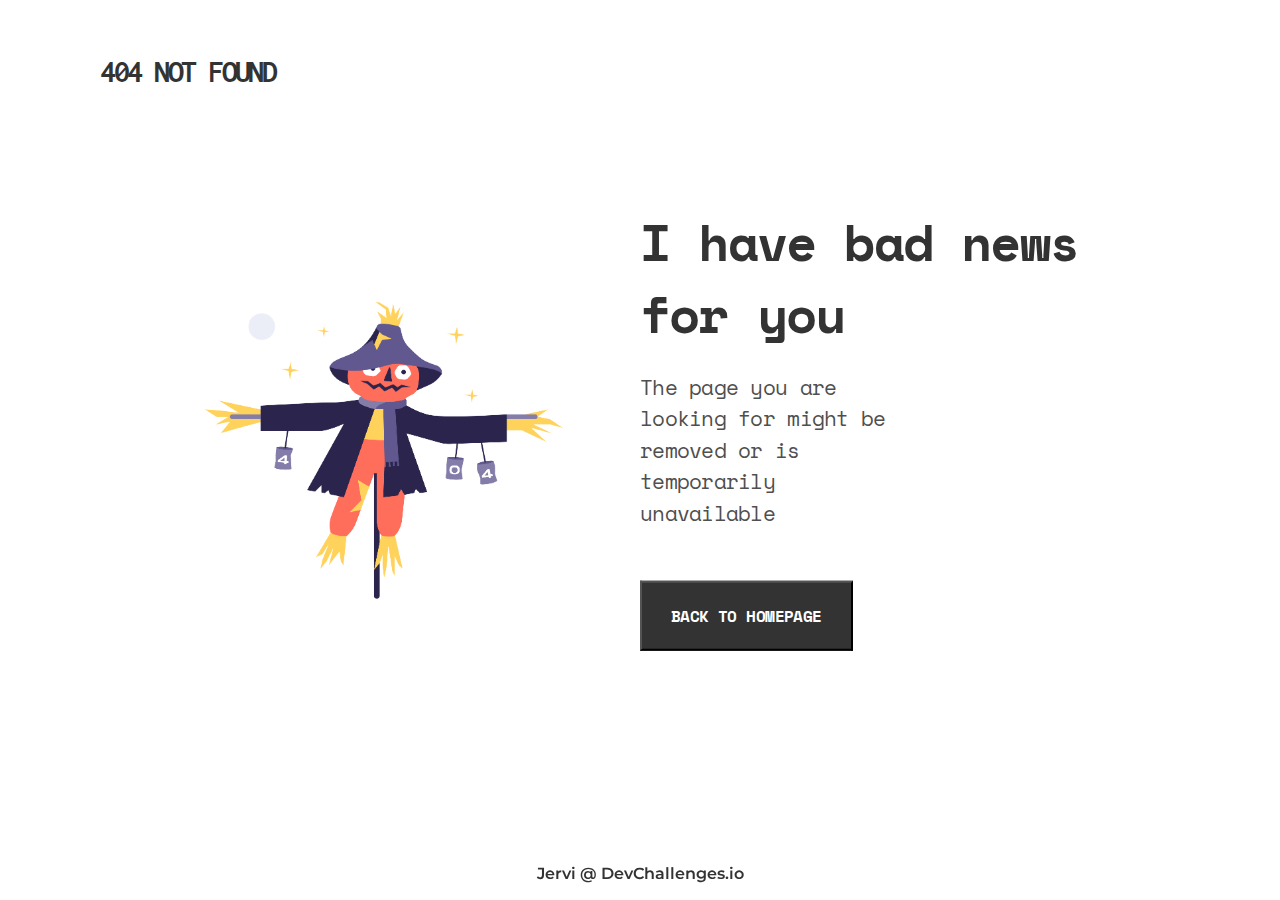
<file: 1-404-not-found-main/index.html>
<!DOCTYPE html>
<html>
<head>
	<title>404 Not found</title>
	<meta charset="UTF-8" />
	<meta name="viewport" content="width=device-width, initial-scale=1.0" />
	<link rel="stylesheet" type="text/css" href="style.css">
	<link href="https://fonts.googleapis.com/css2?family=Inconsolata&family=Montserrat:ital@1&family=Space+Mono&display=swap" rel="stylesheet">
</head>
<body>
	<div class="header">
		<h3>404 Not Found </h3>
	</div>
	<div class="main">
		<div class="main-left">
			<img src="Scarecrow.png">
		</div>
		<div class="main-right">
			<div class="t">
				I have bad news for you
			</div>
			<div class="p">
				The page you are looking for might be removed or is temporarily unavailable
			</div>
			<div class="btn">
				<button><p>Back to homepage</p></button>
				
			</div>
		</div>
	</div>
	<div class="footer">
		<p>Jervi @ DevChallenges.io</p>
	</div>


</body>
</html>
</file>
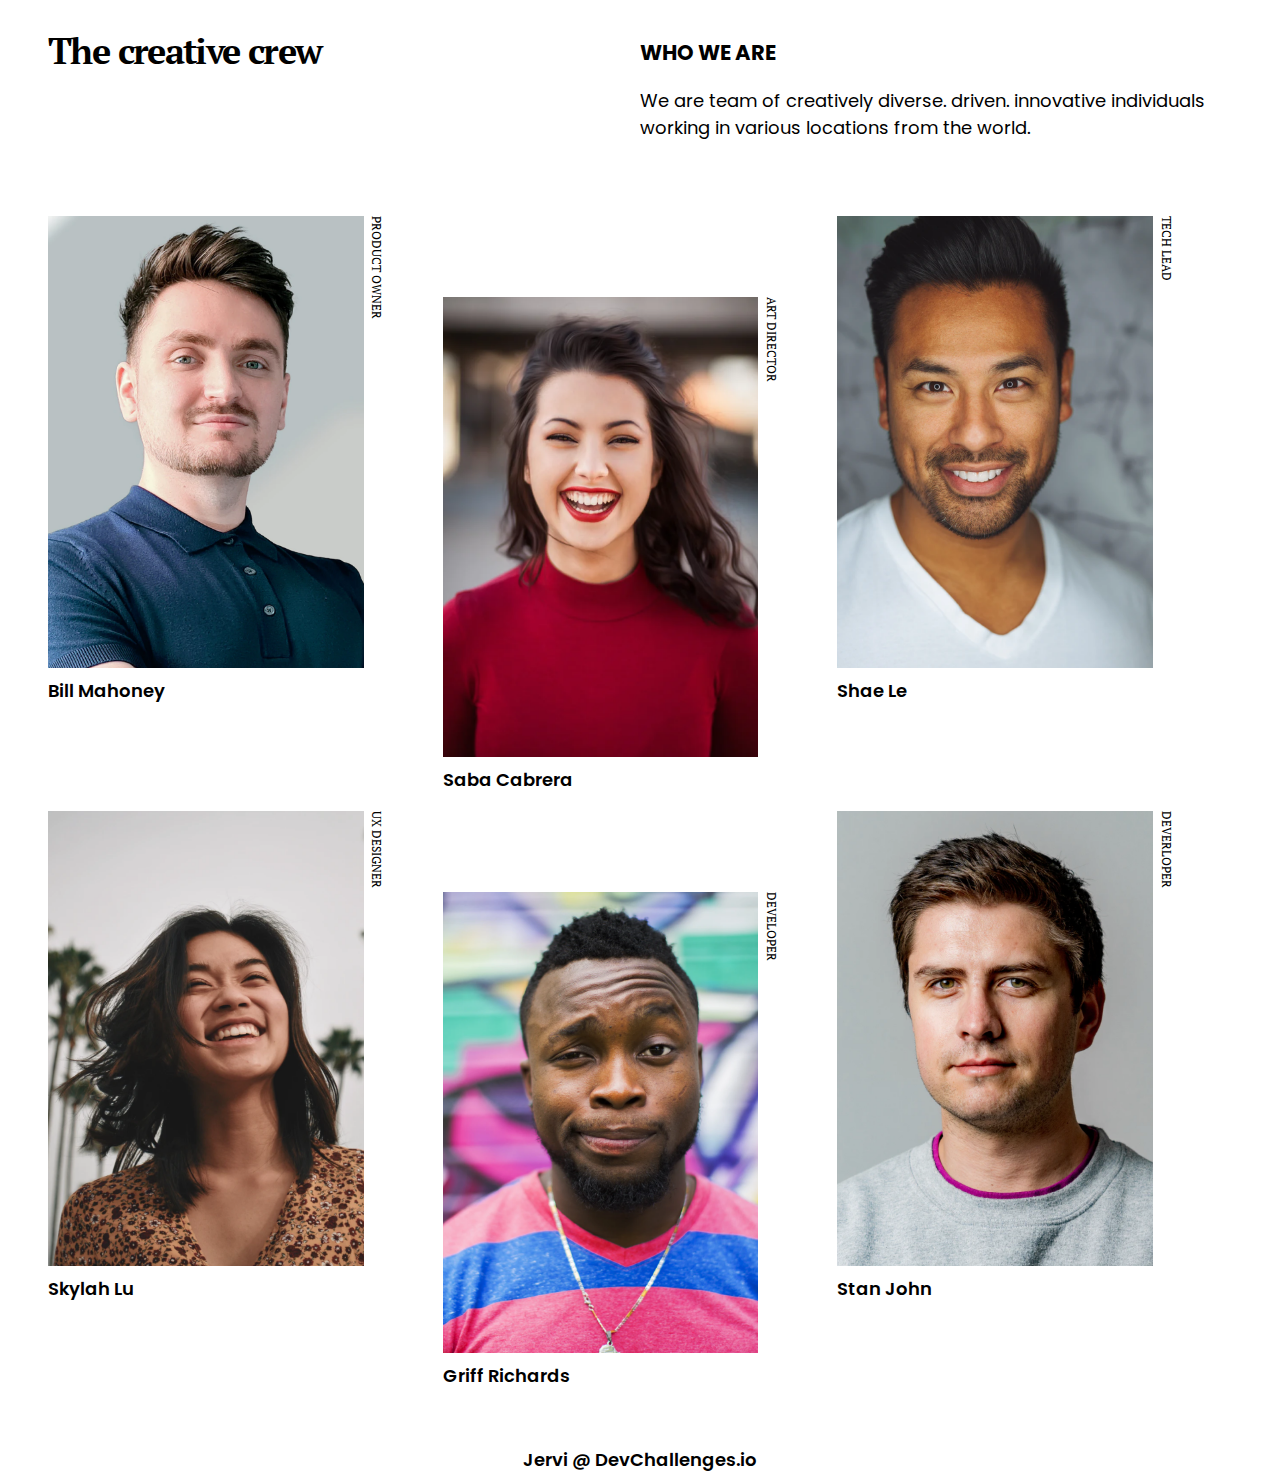
<file: 2-team-page-challenge-main/index.html>
<!DOCTYPE html>
<html lang="en">
  <head>
    <meta charset="utf-8" />
    <meta name="viewport" content="width=device-width, initial-scale=1, maximum-scale=5"/>

    <link rel="icon" href="images/devchallenges.png" />
    <link rel="stylesheet" type="text/css" href="style.css">
    <link href="https://fonts.googleapis.com/css2?family=PT+Serif&display=swap" rel="stylesheet">
    <link href="https://fonts.googleapis.com/css2?family=Poppins&display=swap" rel="stylesheet">
  </head>
  <body>
    <!--Header-->
    <header>
      <div class="left">
        The creative crew
      </div>
      <div class="right">
        <h3>Who we are</h3>
        <p>
          We are team of creatively diverse.  driven.  innovative individuals working in various locations from the world.
        </p>
      </div>
    </header>
    <!--Grid Team-->
    <main class="card-layout">
      <!--1-->
      <div class="card">
        <div class="image">
          <img src="images/photo1.png">
          <div class="job">Product owner</div>        
        </div>
        <div class="name">Bill Mahoney</div>        
      </div>

      <!--2-->
      <div class="card">
        <div class="image">
          <img src="images/photo2.png">
          <div class="job">Art director</div>        
        </div>
        <div class="name">Saba Cabrera</div>        
      </div>

      <!--3-->
      <div class="card">
        <div class="image">
          <img src="images/photo3.png">
          <div class="job">Tech Lead</div>        
        </div>
        <div class="name">Shae Le</div>        
      </div>

      <!--4-->
      <div class="card">
        <div class="image">
          <img src="images/photo4.png">
          <div class="job">UX Designer</div>        
        </div>
        <div class="name">Skylah Lu</div>        
      </div>

      <!--5-->
      <div class="card">
        <div class="image">
          <img src="images/photo5.png">
          <div class="job">Developer</div>        
        </div>
        <div class="name">Griff Richards</div>        
      </div>

      <!--6-->
      <div class="card">
        <div class="image">
          <img src="images/photo6.png">
          <div class="job">DEverloper</div>        
        </div>
        <div class="name">Stan John</div>        
      </div>

      
    </main>
    <!--Footer-->
    <footer>
      Jervi @ DevChallenges.io
    </footer>
  </body>
</html>
</file>
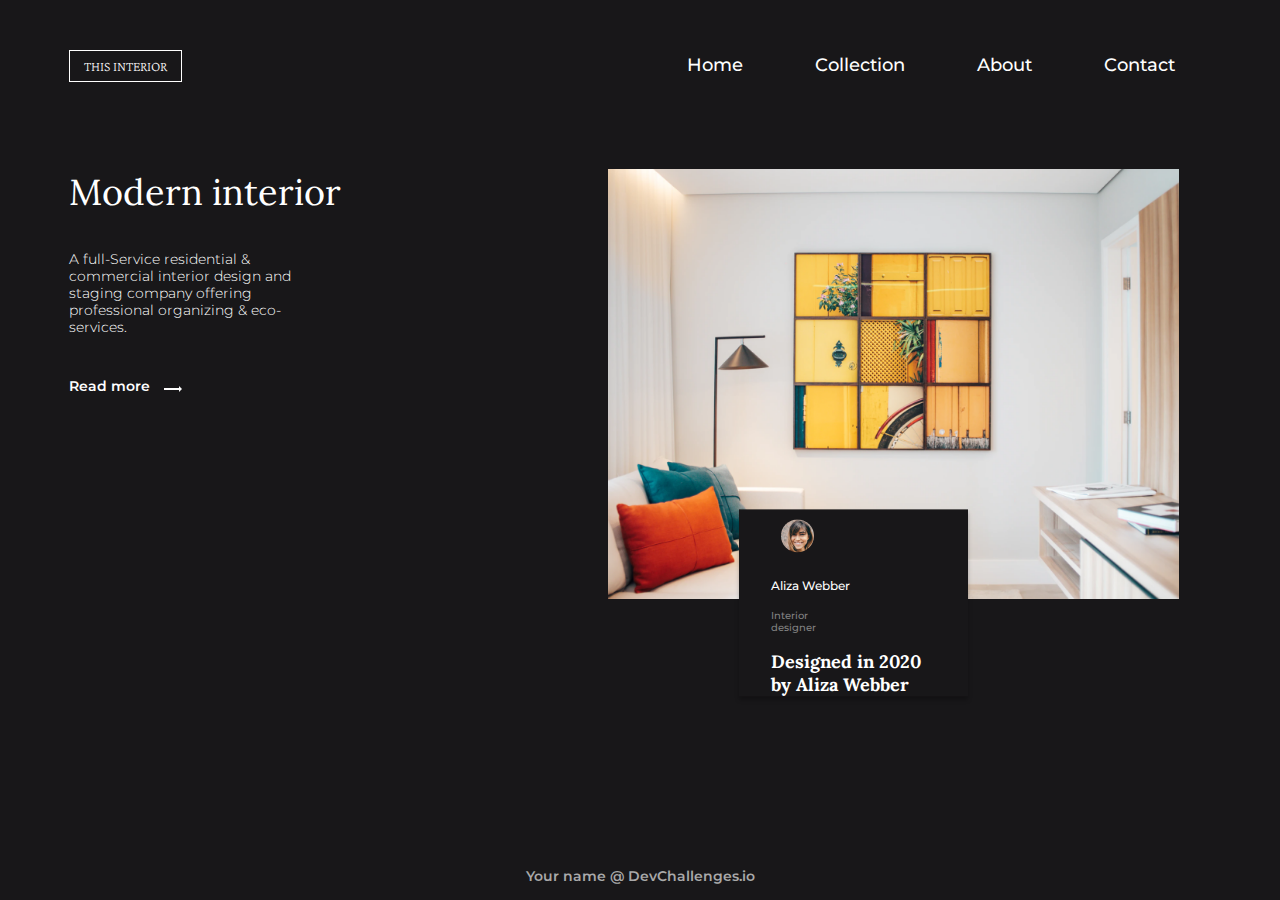
<file: 3-interior-consultant-main/index.html>
<!DOCTYPE html>
<html lang="en">
  <head>
    <meta charset="utf-8" />
    <meta name="viewport" content="width=device-width, initial-scale=1,  maximum-scale=5"/>

    <link rel="icon" href="images/devchallenges.png" />
    <link rel="stylesheet" type="text/css" href="style.css">


  </head>
  <body>
    <nav>
      <div class="button">
        <p>
          This Interior
        </p>
      </div>
      <div id="hamburger">
        <input type="checkbox" onchange='showMenu(this);'>
        <span></span>
        <span></span>
        <span></span>
      </div>


      <ul id="menu">
        <a href="#">Home</a>
        <a href="#">Collection</a>
        <a href="#">About</a>
        <a href="#">Contact</a>
      </ul>

    </nav>

    <ul id="phone-menu">
      <li><a href="#">Home</a></li>
      <li><a href="#">Collection</a></li>
      <li><a href="#">About</a></li>
      <li><a href="#">Contact</a></li>
    </ul>
    <main>
      <div class="left">
        <h1>
          Modern interior
        </h1>
        <p>
          A full-Service residential & commercial interior design and staging company offering professional organizing & eco-services.
        </p>
        <a href="#">
          Read more
          <span></span>
        </a>
      </div>
      <div class="right">
        <img src="images/photo1.png">
        <div class="outer-card">
          <div class="card">
            <div class="item">
              <div class="left">
                <img src="images/photo2.png">
              </div>
              <div class="right">
                <h3>Aliza Webber</h3>
                <h5>Interior designer</h5>
              </div>
            </div>
            <div class="item">
              Designed in 2020 by Aliza Webber
            </div>
          </div>   
        </div>
      </div>
    </main>

    <footer>
      <p>
        <span class="line"></span>
        Your name @ DevChallenges.io
      </p>
    </footer>

    <script>
      function showMenu(checkbox) {
        var menu = document.getElementById("phone-menu");
        if(checkbox.checked == true) {
          menu.style.opacity = "1";
          menu.style.transform = "translate( 0, 0)";
        }
        else {
          menu.style.transform = "translate( -100%, 0)";
        }
      }
    </script>
  </body>
</html>
</file>
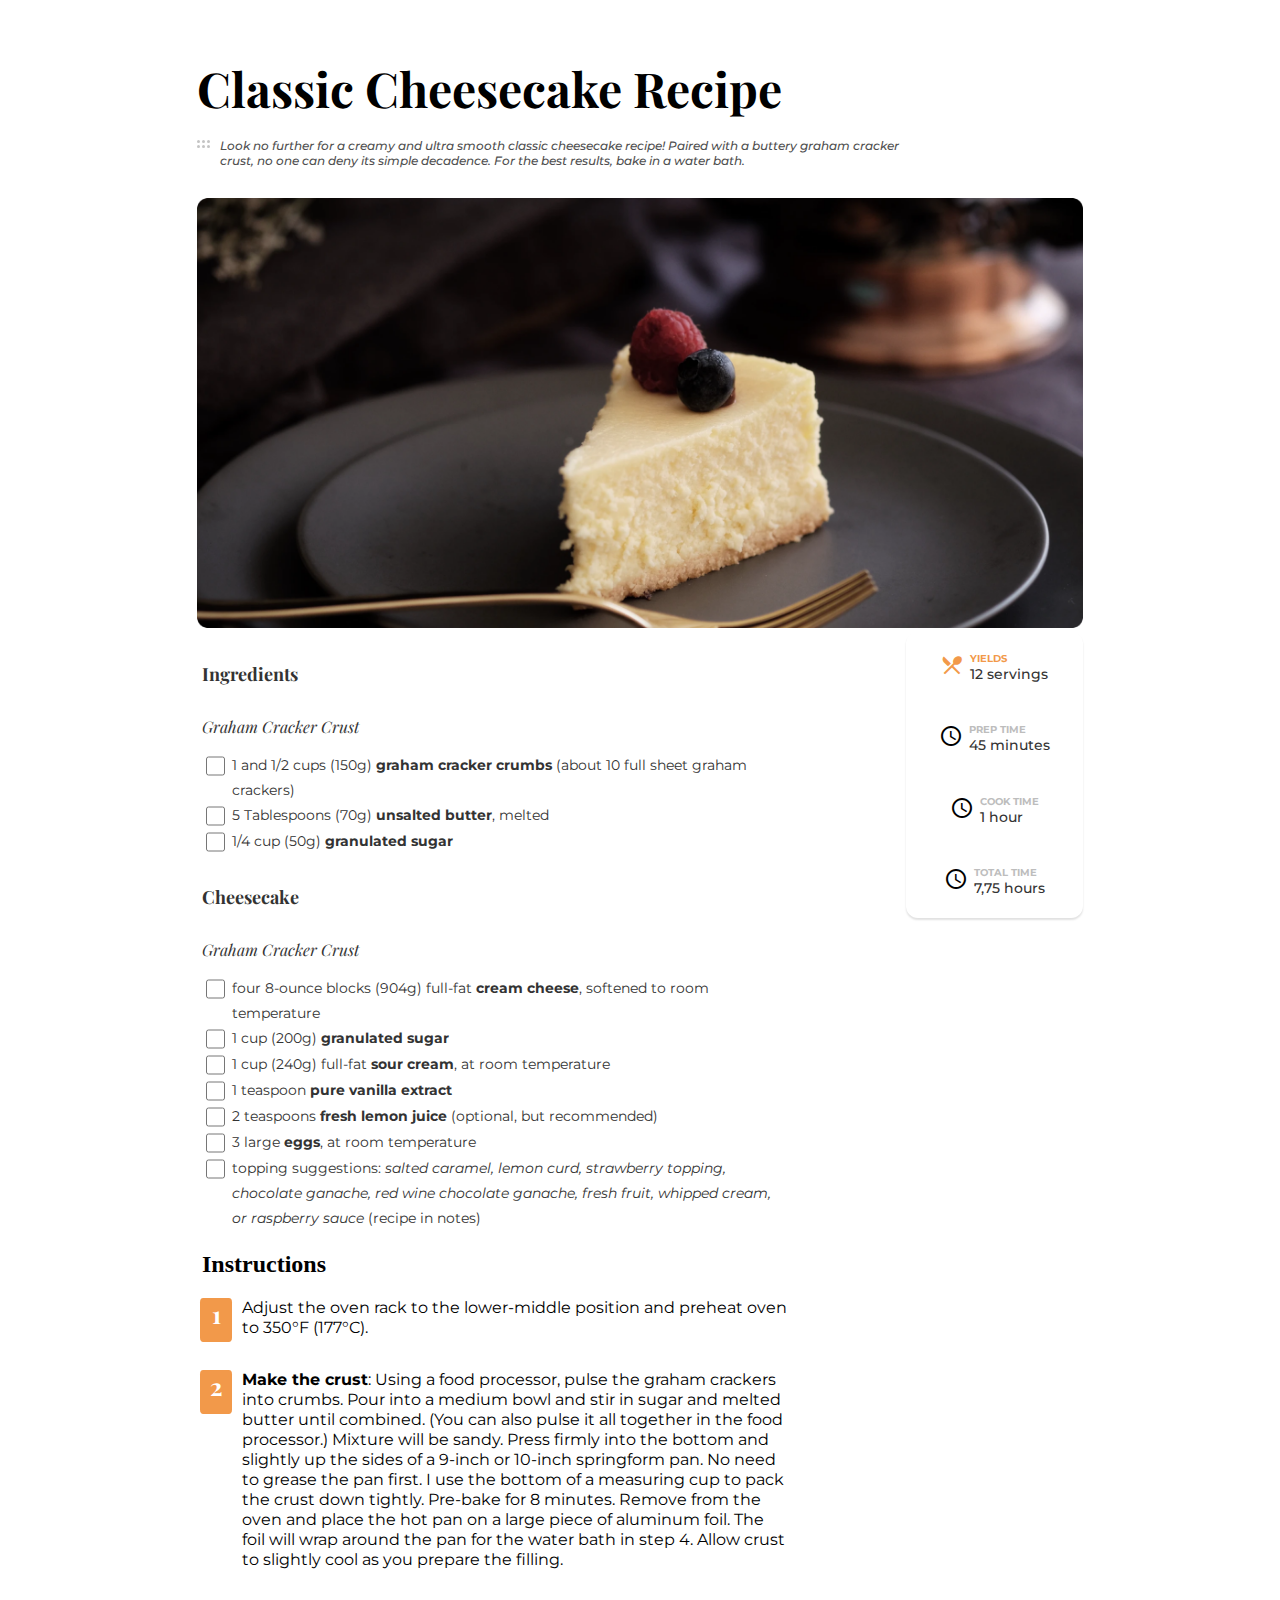
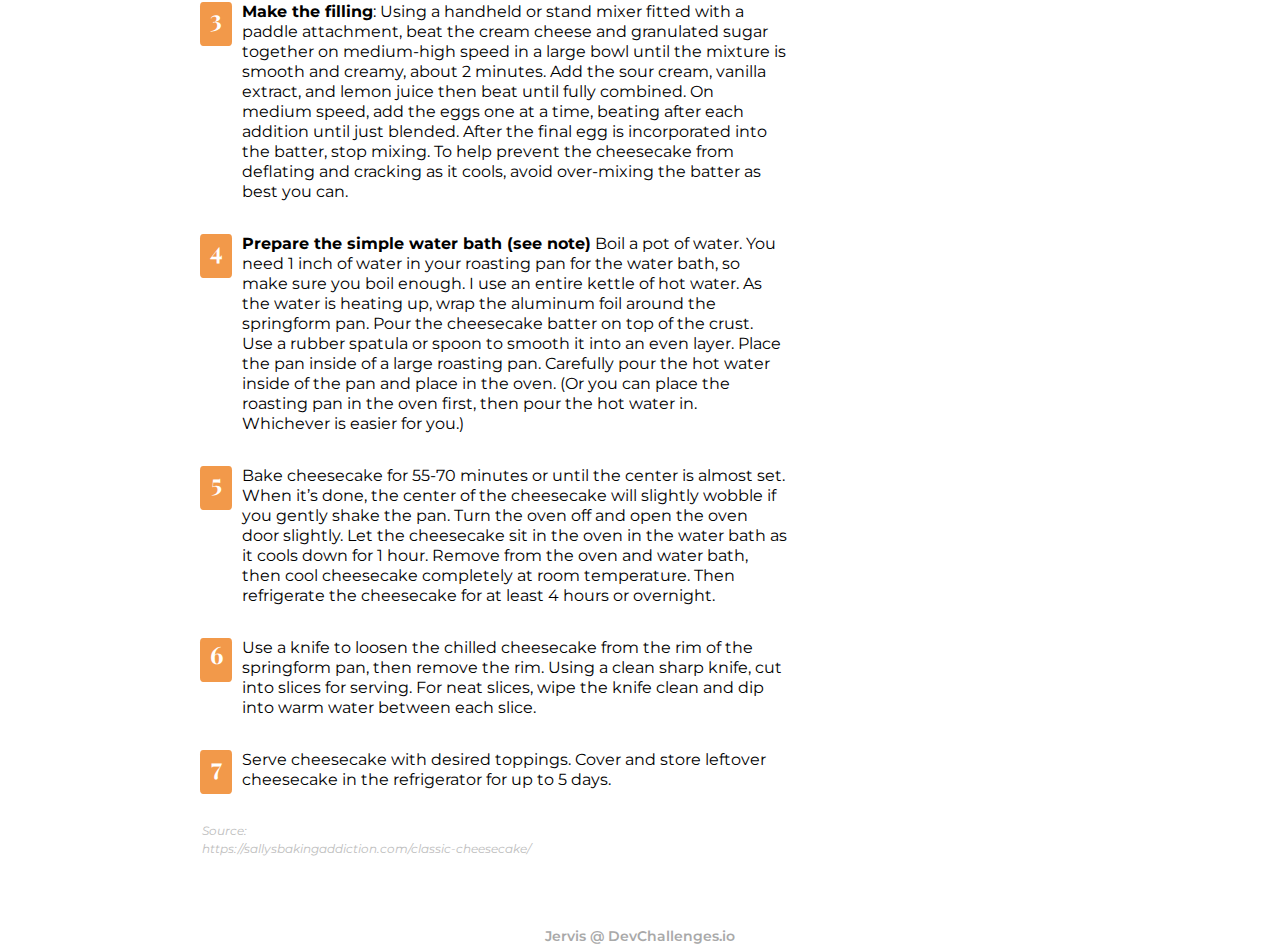
<file: 4-recipe-page-master-main/index.html>
<!DOCTYPE html>
<html lang="en">
  <head>
    <meta charset="utf-8" />
    <meta name="viewport" content="width=device-width, initial-scale=1, maximum-scale=5" />

    <link rel="icon" href="images/devchallenges.png" />

    <link rel="shortcut icon" type="image/x-icon" href="https://devchallenges.io/">

    <link href="https://fonts.googleapis.com/css2?family=Poppins:wght@400;500&display=swap" rel="stylesheet" />

    <link rel="stylesheet" type="text/css" href="style.css">
    
    <link href="https://fonts.googleapis.com/icon?family=Material+Icons" rel="stylesheet">

    <title>Classic Cheesecake Recipe</title>

  </head>
  <body>

  <!-- Title -->
    <h1 class="title">
      Classic Cheesecake Recipe
    </h1>

  <!-- resume -->
    <div class="resume">
      <span>
        <img src="assets/6dots.svg">
      </span>
      <p>
        Look no further for a creamy and ultra smooth classic cheesecake recipe! Paired with a buttery graham cracker crust, no one can deny its simple decadence. For the best results, bake in a water bath.
      </p>
    </div>

  <!-- Image-->
    <div class="image">
      <img src="images/photo1.png">
    </div>

  <main>
    <div class="right">
    <!-- quick Details -->
      <div class="quick-details">

        <!--1-->
        <div class="item">
          <div class="material-icons">
            access_time
          </div>
          <div class="right">
            <h4>
              Prep TIme
            </h4> 
            <span>
              45 minutes
            </span> 
          </div>
        </div>

        <!--2-->
        <div class="item">
          <div class="material-icons">
            access_time
          </div>
          <div class="right">
            <h4>
              Cook Time 
            </h4> 
            <span>
              1 hour
            </span> 
          </div>
        </div>

        <!--3-->
        <div class="item">
          <div class="material-icons">
              access_time
          </div>
          <div class="right">
            <h4>
              Total Time
            </h4> 
            <span>
              7,75 hours
            </span> 
          </div>
        </div>  
        <!--4-->
        <div class="item">
          <div class="material-icons local_dining">
            local_dining
          </div>
          <div class="right">
            <h4>
              Yields
            </h4> 
            <span>
              12 servings
            </span> 
          </div>
        </div>
      </div>
    </div>

    <div class="left">
    <!-- Ingredients -->
      <div class="ingredients">

        <!--first-->
        <div class="item">
          <h5>
            Ingredients
          </h5>
          <h3>
            Graham Cracker Crust
          </h3>

          <div>
            <input type="checkbox" class="checkbox">
            <span>
              1 and 1/2 cups (150g) <b>graham cracker crumbs</b> (about 10 full sheet graham crackers)
            </span>
          </div>
          <div>
            <input type="checkbox" class="checkbox">
            <span>
              5 Tablespoons (70g) <b>unsalted butter</b>, melted
            </span>
          </div>
          <div>
            <input type="checkbox" class="checkbox">
            <span>
              1/4 cup (50g) <b>granulated sugar</b>
            </span>
          </div>
        </div>

        <!--second-->
        <div class="item">
          <h5>
            Cheesecake
          </h5>
          <h3>
            Graham Cracker Crust
          </h3>

          <div>
            <input type="checkbox" class="checkbox">
            <span>
              four 8-ounce blocks (904g) full-fat <b>cream cheese</b>, softened to room temperature
            </span>
          </div>
          <div>
            <input type="checkbox" class="checkbox">
            <span>
              1 cup (200g) <b>granulated sugar</b>
            </span>
          </div>
          <div>
            <input type="checkbox" class="checkbox">
            <span>
              1 cup (240g) full-fat <b>sour cream</b>, at room temperature
            </span>
          </div>
          <div>
            <input type="checkbox" class="checkbox">
            <span>
              1 teaspoon <b>pure vanilla extract</b>
            </span>
          </div>
          <div>
            <input type="checkbox" class="checkbox">
            <span>
              2 teaspoons <b>fresh lemon juice</b> (optional, but recommended)
            </span>
          </div>
          <div>
            <input type="checkbox" class="checkbox">
            <span>
              3 large <b>eggs</b>, at room temperature
            </span>
          </div>
          <div>
            <input type="checkbox" class="checkbox">
            <span>
              topping suggestions: <i> salted caramel, lemon curd, strawberry topping, chocolate ganache, red wine chocolate ganache, fresh fruit, whipped cream, or raspberry sauce</i> (recipe in notes) 
            </span>
          </div>
        </div>
      </div>

    <!-- Instructions -->
      <div class="instructions">
        <h2>
          Instructions
        </h2>

        <ol>
          <li>
            Adjust the oven rack to the lower-middle position and preheat oven to 350°F (177°C).
          </li>
          <li>
            <b>Make the crust</b>: Using a food processor, pulse the graham crackers into crumbs. Pour into a medium bowl and stir in sugar and melted butter until combined. (You can also pulse it all together in the food processor.) Mixture will be sandy. Press firmly into the bottom and slightly up the sides of a 9-inch or 10-inch springform pan. No need to grease the pan first. I use the bottom of a measuring cup to pack the crust down tightly. Pre-bake for 8 minutes. Remove from the oven and place the hot pan on a large piece of aluminum foil. The foil will wrap around the pan for the water bath in step 4. Allow crust to slightly cool as you prepare the filling.
          </li>
          <li>
            <b>Make the filling</b>: Using a handheld or stand mixer fitted with a paddle attachment, beat the cream cheese and granulated sugar together on medium-high speed in a large bowl until the mixture is smooth and creamy, about 2 minutes. Add the sour cream, vanilla extract, and lemon juice then beat until fully combined. On medium speed, add the eggs one at a time, beating after each addition until just blended. After the final egg is incorporated into the batter, stop mixing. To help prevent the cheesecake from deflating and cracking as it cools, avoid over-mixing the batter as best you can.
          </li>
          <li>
            <b>Prepare the simple water bath (see note)</b> Boil a pot of water. You need 1 inch of water in your roasting pan for the water bath, so make sure you boil enough. I use an entire kettle of hot water. As the water is heating up, wrap the aluminum foil around the springform pan. Pour the cheesecake batter on top of the crust. Use a rubber spatula or spoon to smooth it into an even layer. Place the pan inside of a large roasting pan. Carefully pour the hot water inside of the pan and place in the oven. (Or you can place the roasting pan in the oven first, then pour the hot water in. Whichever is easier for you.)
          </li>
          <li>
            Bake cheesecake for 55-70 minutes or until the center is almost set. When it’s done, the center of the cheesecake will slightly wobble if you gently shake the pan. Turn the oven off and open the oven door slightly. Let the cheesecake sit in the oven in the water bath as it cools down for 1 hour. Remove from the oven and water bath, then cool cheesecake completely at room temperature. Then refrigerate the cheesecake for at least 4 hours or overnight.
          </li>
          <li>
            Use a knife to loosen the chilled cheesecake from the rim of the springform pan, then remove the rim. Using a clean sharp knife, cut into slices for serving. For neat slices, wipe the knife clean and dip into warm water between each slice.
          </li>
          <li>
            Serve cheesecake with desired toppings. Cover and store leftover cheesecake in the refrigerator for up to 5 days.
          </li>
        </ol>
      </div>

    <!-- Source -->
      <div class="source">
        Source: <br>https://sallysbakingaddiction.com/classic-cheesecake/ 
      </div>
    
    </div>

  </main>
  <!-- Footer -->
    <footer>
      Jervis @ DevChallenges.io
    </footer>
  <!-- -->




  </body>
</html>
</file>
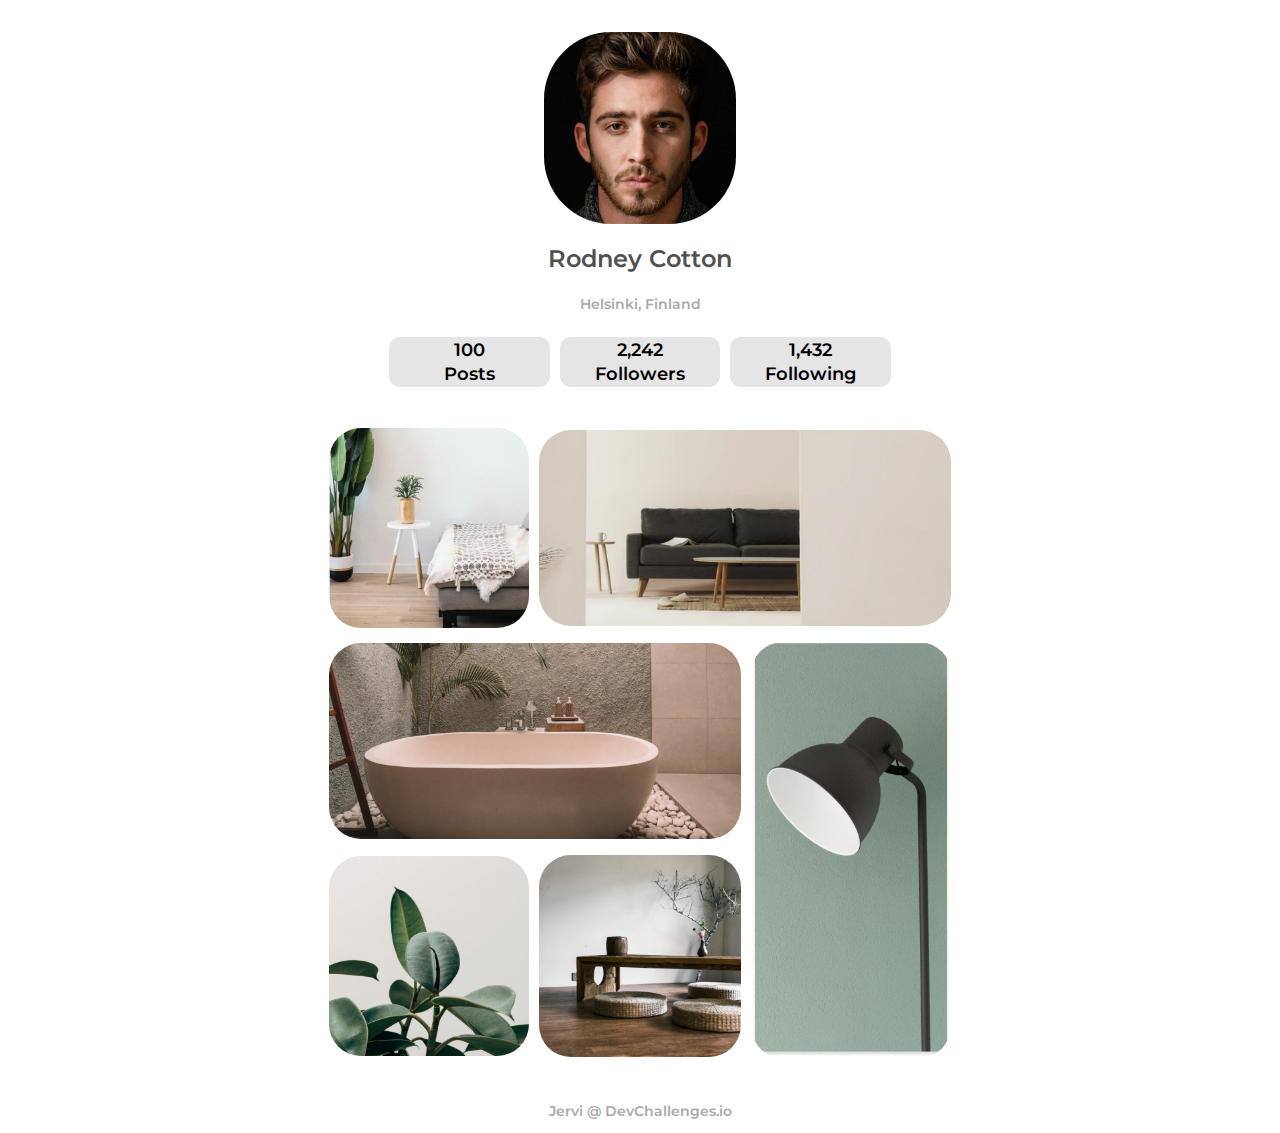
<file: 5-my-gallery-master-main/index.html>
<!DOCTYPE html>
<html lang="en">
  <head>
    <meta charset="utf-8" />
    <meta name="viewport" content="width=device-width, initial-scale=1, maximum-scale=5"/>

    <link rel="icon" href="images/devchallenges.png" />

    <link rel="stylesheet" type="text/css" href="style.css">

    <title> My Gallery </title>

  </head>
  <body>

    <!----- profile ------>
    <div class="profile">
      <div class="personal">
        <img src="images/profilePhoto.png">
        <h1>Rodney Cotton</h1>
        <h5>Helsinki, Finland</h5>
      </div>

      <div class="data">
        <div class="item">
          <p>100</p>
          <p>Posts</p>
        </div>

        <div class="item">
          <p>2,242</p>
          <p>Followers</p>
        </div>

        <div class="item">
          <p>1,432</p>
          <p>Following</p>
        </div>

      </div>
    </div>  

    <!----- collage ------>
    <div class="collage">
      <table>
        <tr>
          <td colspan="1">
            <img src="images/photo1.png">
          </td>
          <td colspan="2">
            <img src="images/photo2.png">
          </td>
        </tr>
        <tr>
          <td colspan="2">
            <img src="images/photo3.png">
          </td>
          <td rowspan="2">
            <img class="vertical" src="images/photo4.png">
          </td>
        </tr>
        <tr>
          <td colspan="1">
            <img src="images/photo5.png">
          </td>
          <td colspan="1">
            <img src="images/photo6.png">
          </td>
        </tr>
      </table>
    </div>

    <!----- footer ------>
    <footer>
      Jervi @ DevChallenges.io
    </footer>
  </body>
</html>
</file>
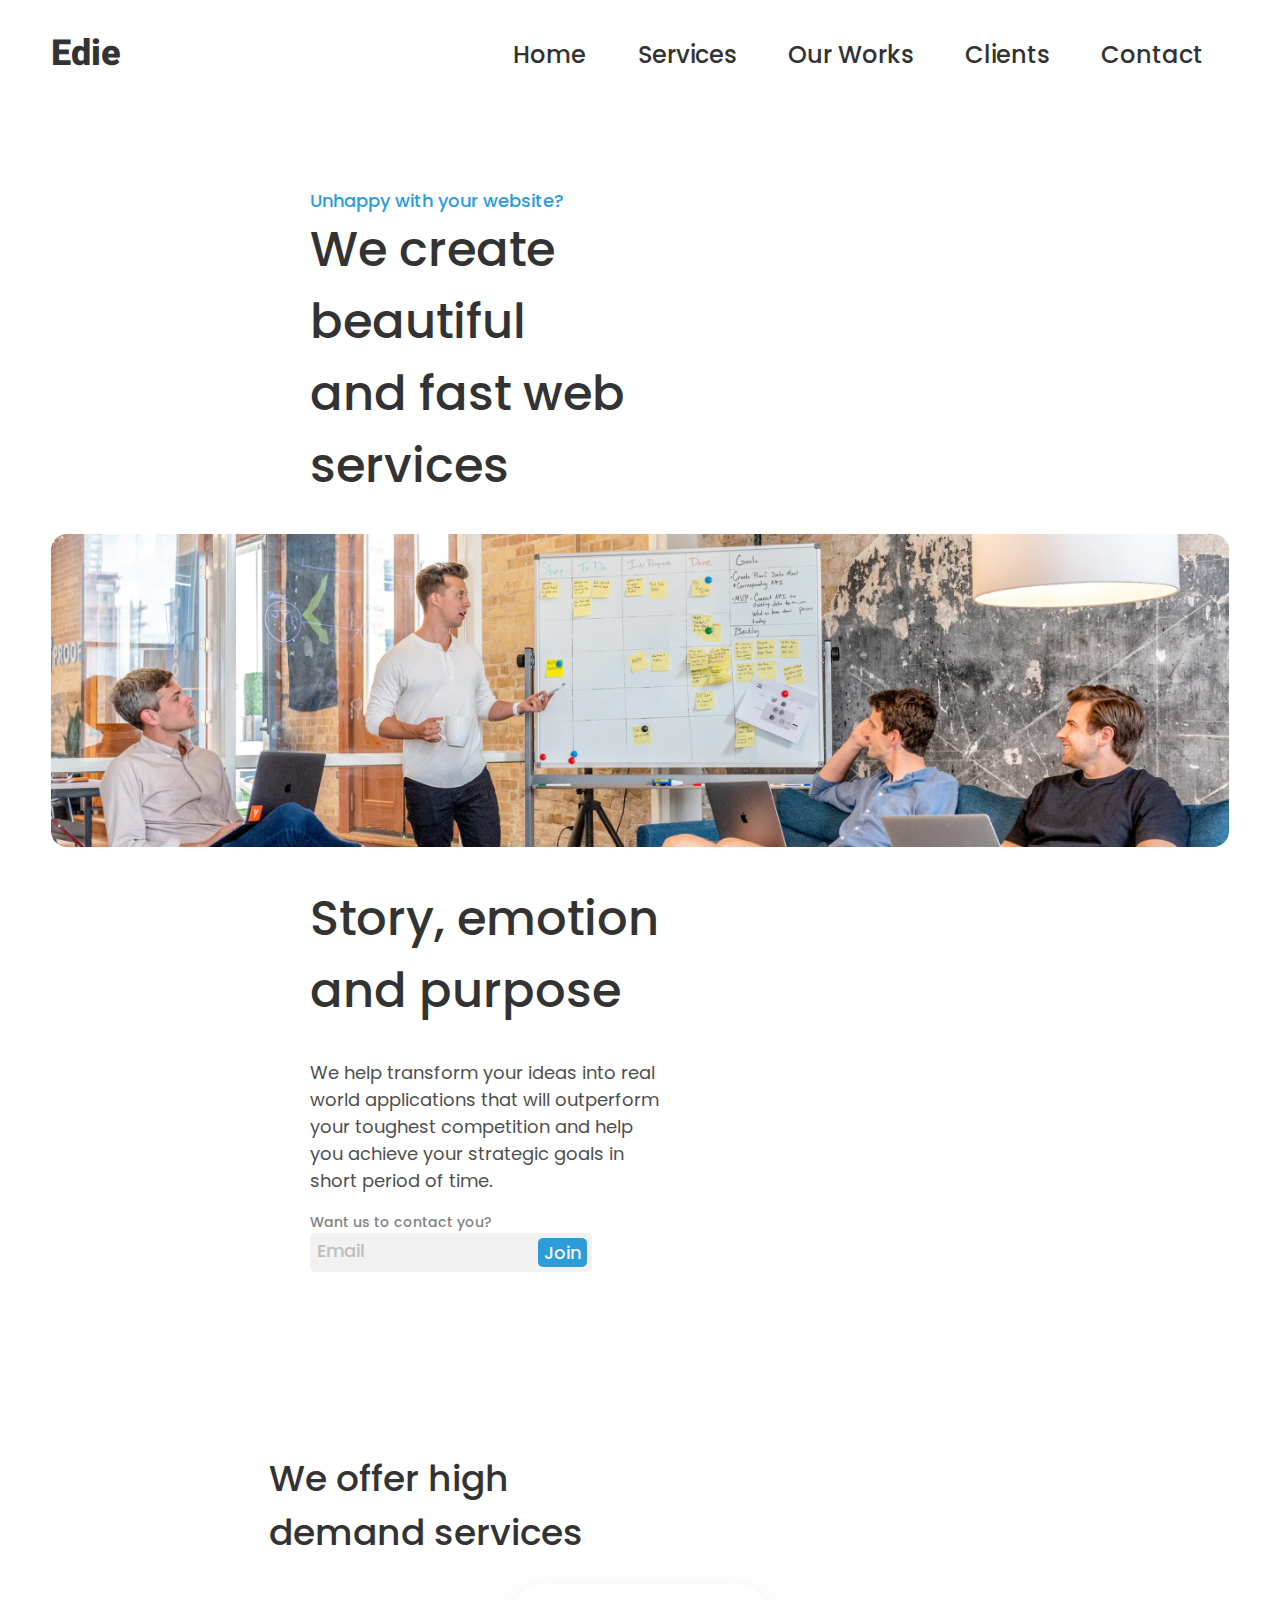
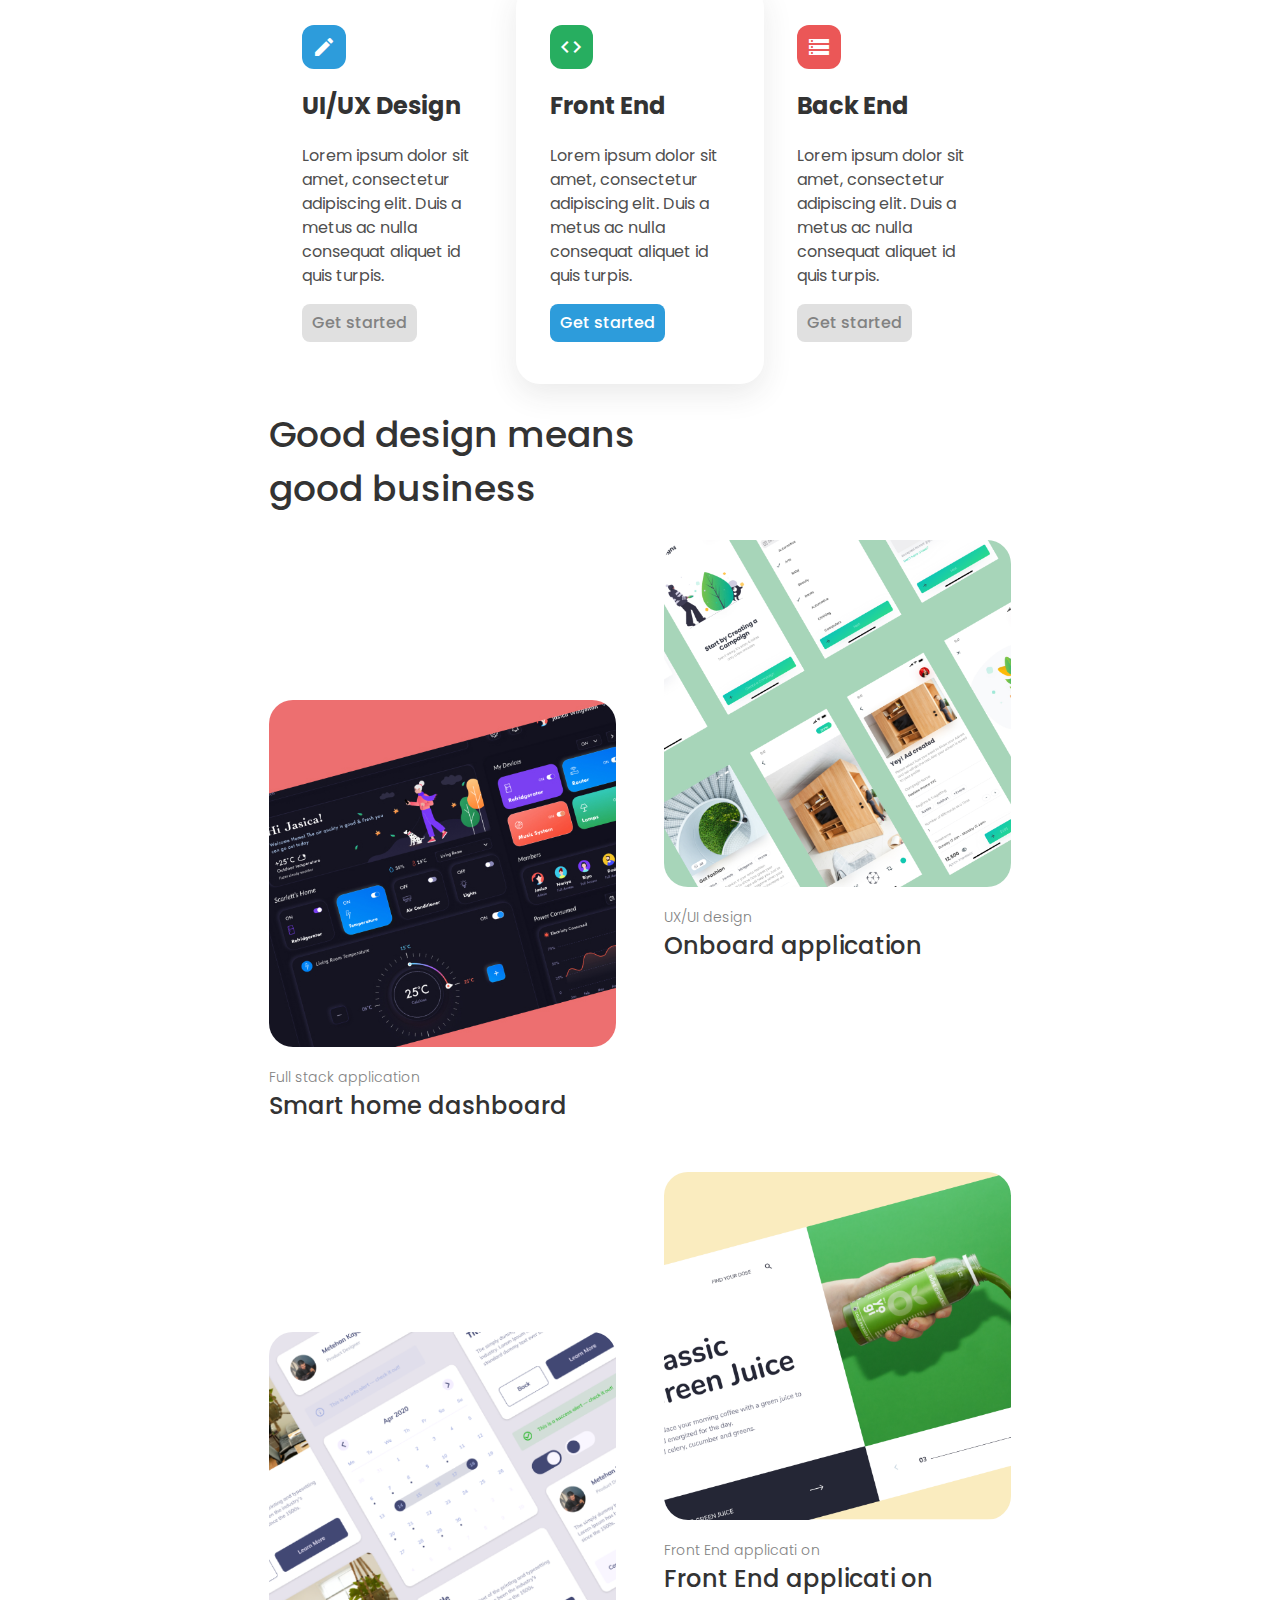
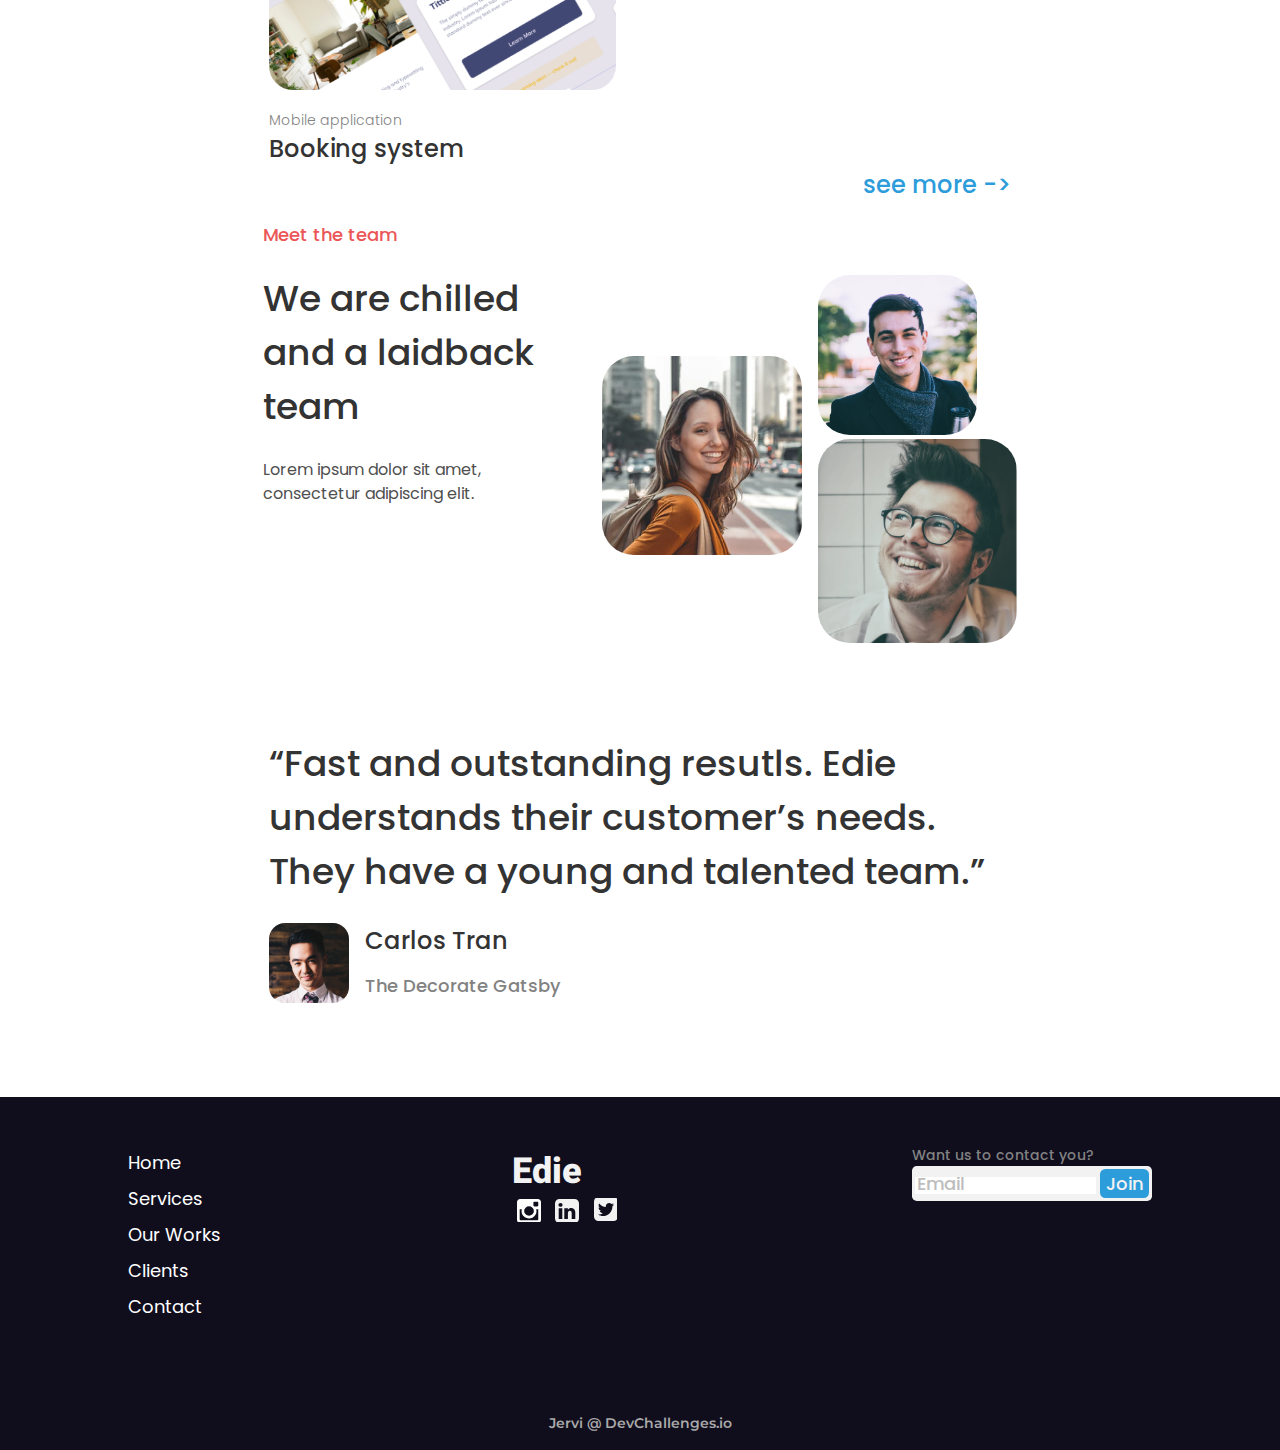
<file: 7-edie-homepage-master/index.html>
<!DOCTYPE html>
<html lang="en">
  <head>
    <meta charset="utf-8"/>
    <meta name="viewport" content="width=device-width, initial-scale=1,maximum-scale=5"/>

    <link rel="icon" href="images/devchallenges.png" />

    <link href="https://fonts.googleapis.com/icon?family=Material+Icons" rel="stylesheet">

    <link rel="stylesheet" type="text/css" href="styles.css">

    <title>Devchallenges</title>
 
  </head>
  <body>

    <main>
      <!-- nav menu [desktop] -->
      <nav>
        <div class="left-nav">
          Edie
        </div>
        <div class="right-nav">

          <input id="toggle" type="checkbox">
          <label class="toggle-container" for="toggle">
            <span class="button button-toggle"></span>
          </label>
          <ul class="nav">
            <li class="nav-item"><a href="#home">Home</a></li>
            <li class="nav-item"><a href="#services">Services</a></li>
            <li class="nav-item"><a href="#work">Our Works</a></li>
            <li class="nav-item"><a href="#clients">Clients</a></li>
            <li class="nav-item"><a href="#contact">Contact</a></li>
          </ul>
        </div>
      </nav>
      <!-- first impression -->
      <div class="main" id="home">

        <div class="title">
          <h3>Unhappy with your website?</h3>
          <h1>We create beautiful <br> and fast web services</h1>
        </div>

        <div class="wide-image">
          <img src="images/heroImage.jpg">
        </div>

        <div class="description">
          <h1>Story, emotion and purpose</h1>
          <p>
            We help transform your ideas into real world applications that will outperform your toughest competition and help you achieve your strategic goals in short period of time.
          </p>

          <form>
            <span>Want us to contact you?</span>
            <div class="input">
              <input type="text" placeholder="Email">
              <input type="submit" value="Join" class="btn">
            </div>
          </form>

        </div>
      </div>

      <!-- Services -->
      <div class="services" id="services">
        <h1>We offer high demand services</h1>
        <div class="cards">

          <div class="item">
            <span class="material-icons color">create</span>
            <h2>UI/UX Design</h2>
            <p>
              Lorem ipsum dolor sit amet, consectetur adipiscing elit. Duis a metus ac nulla consequat aliquet id quis turpis.
            </p>
            <button>Get started</button>
          </div>

          <div class="item">
            <span class="material-icons color">code</span>
            <h2>Front End</h2>
            <p>
              Lorem ipsum dolor sit amet, consectetur adipiscing elit. Duis a metus ac nulla consequat aliquet id quis turpis.
            </p>
            <button>Get started</button>
          </div>

          <div class="item">
            <span class="material-icons color">storage</span>
            <h2>Back End</h2>
            <p>
              Lorem ipsum dolor sit amet, consectetur adipiscing elit. Duis a metus ac nulla consequat aliquet id quis turpis.
            </p>
            <button>Get started</button>
          </div>

        </div>
      </div>
      <!-- Designs -->
      <div class="designs" id="work">
        <h1>Good design means <br> good business</h1>

        <div class="grid">

          <div class="item">
            <div class="img-wrap">
              <img src="images/smarthome.jpg">
            </div>
            <h5>Full stack application</h5>
            <h3>Smart home dashboard</h3>
          </div>

          <div class="item">
            <div class="img-wrap">
              <img src="images/onboard.png">
            </div>
            <h5>UX/UI design</h5>
            <h3>Onboard application</h3>
          </div>

          <div class="item">
            <div class="img-wrap">
              <img src="images/booking.png">
            </div>
            <h5>Mobile application</h5>
            <h3>Booking system</h3>
          </div>

          <div class="item">
            <div class="img-wrap">
              <img src="images/juice-product.png">
            </div>
            <h5>Front End applicati on</h5>
            <h3>Front End applicati on</h3>
          </div>

         

        </div>

        <div class="see-more">
            <a href="">see more -></a>
        </div>

      </div>

      <!--- Team --->
      <div class="team">
        <div class="left-team">
          <h3>Meet the team</h3>
          <h1>We are chilled and a laidback team</h1>
          <p>
            Lorem ipsum dolor sit amet, consectetur adipiscing elit.
          </p>
        </div>

        <div class="right-team">
          <div class="left">
            <div class="item">
              <img src="images/person3.png">
            </div>
          </div>

          <div class="right">
            <div class="item">
              <img src="images/person1.png">
            </div>

            <div class="item">
              <img src="images/person2.png">
            </div>
          </div>

        </div>

      </div>


      <!-- Recaps -->
      <div class="recaps" id="clients">
        <h1>
          “Fast and outstanding resutls. Edie understands their customer’s needs. They have a young and talented team.”    
        </h1>
        <div class="card">
          <div class="image">
            <img src="images/person4.png">
          </div>
          <div class="details">
            <h3>Carlos Tran</h3>
            <h5>The Decorate Gatsby</h5>
          </div>
        </div>
      </div>

    </main>
    <!-- Footer -->
    <footer id="contact">
      <div class="footer-items">
        <div class="item1">
          <ul>
            <li class="nav-item"><a href="#home">Home</a></li>
            <li class="nav-item"><a href="#services">Services</a></li>
            <li class="nav-item"><a href="#work">Our Works</a></li>
            <li class="nav-item"><a href="#clients">Clients</a></li>
            <li class="nav-item"><a href="#contact">Contact</a></li>
          </ul>
        </div>

        <div class="item2">
          <h3>
            Edie
          </h3>
          <div class="social">
            <img src="svg/instagram.svg">
            <img src="svg/linkedin.svg">
            <img src="svg/twitter.svg">
          </div>
        </div>

        <div class="item3">
          <form>
            <span>Want us to contact you?</span>
            <div class="input">
              <input type="text" placeholder="Email">
              <input type="submit" value="Join" class="btn">
            </div>
          </form>

        </div>

      </div>

      <div class="footer">
        Jervi @ DevChallenges.io
      </div>
    </footer>


  </body>
</html>
</file>
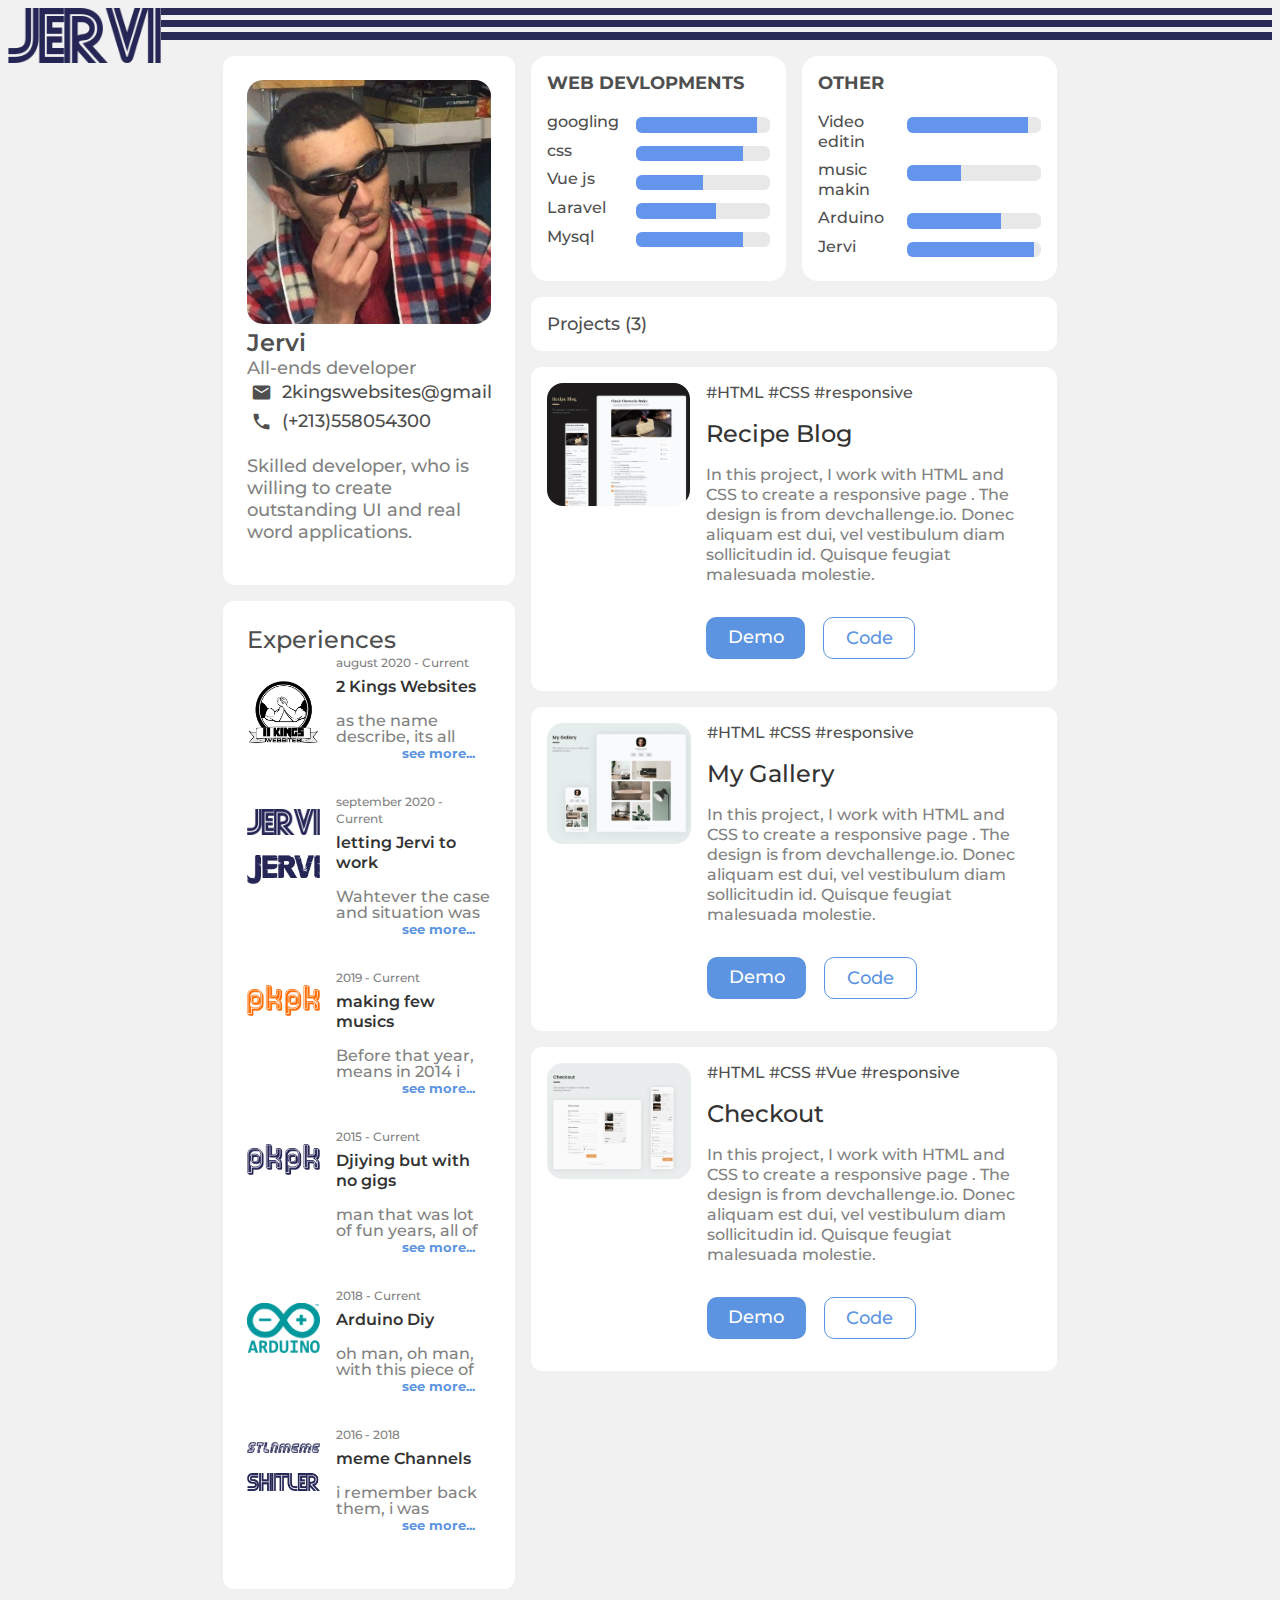
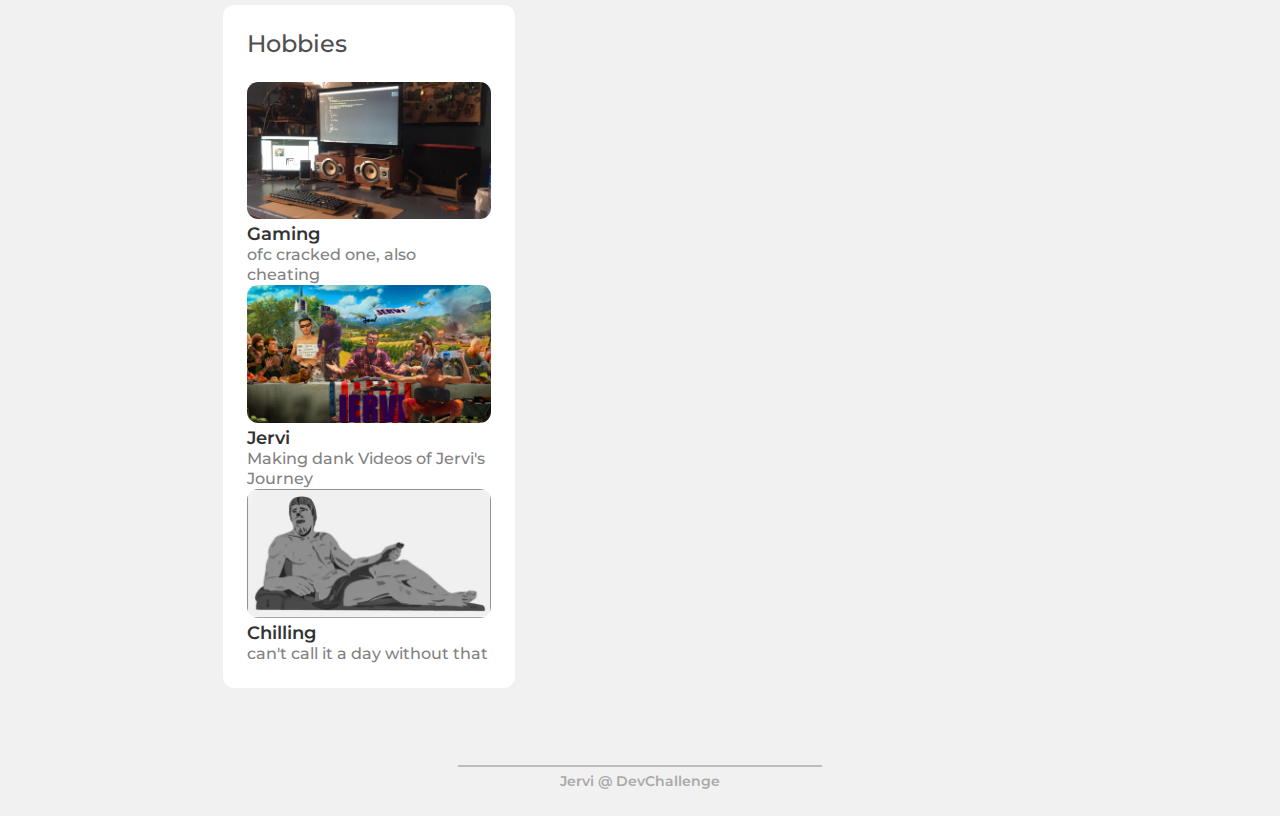
<file: 8-portfolio-master/index.html>
<!DOCTYPE html>
<html lang="en">
  <head>
    <meta charset="utf-8" />
    <meta name="viewport" content="width=device-width, initial-scale=1, maximum-scale=5"/>
    <link rel="icon" href="devchallenges.png" />
    <link rel="shortcut icon" type="image/x-icon" href="https://devchallenges.io/"/>
    
    <link href="https://fonts.googleapis.com/icon?family=Material+Icons" rel="stylesheet">
    
    <link rel="stylesheet" type="text/css" href="styles.css">
    
    <script src="https://cdnjs.cloudflare.com/ajax/libs/jquery/3.5.1/jquery.min.js"></script>
    <title>Devchallenges</title>
    
  </head>
  <body>
    <header>
      <div class="logo">
        <img src="images/jervi-old.png">
      </div>
      <div class="line">
        <span></span>
        <span></span>
        <span></span>
      </div>
    </header>
    <!-- main -->
    <main>
      <!-- left side -->
      <div class="left">
        <div class="item">
          <!-- profile -->
          <div class="profile">
            <div class="image">
              <img src="images/jervi.jpg">
            </div>
            <div class="details">
              <div class="title">
                <h1>Jervi</h1>
                <h4>All-ends developer</h4>
              </div>
              <div class="contact">
                <div class="row">
                  <div class="material-icons color">email</div>
                  <span>2kingswebsites@gmail.com</span>
                </div>
                <div class="row">
                  <div class="material-icons color">call</div>
                  <span>(+213)558054300</span>
                </div>
              </div>
              <div class="recaps">
                <p>
                  Skilled developer, who is willing to create outstanding UI and real word applications.
                </p>
              </div>
            </div>
          </div>
        </div>
        <div class="item">
          <!-- Experiences -->
          <div class="experiences">
            <h1>Experiences</h1>
            <div class="row">
              <div class="logo">
                <img src="images/2kings.png">
              </div>
              <div class="details">
                <div class="date">august 2020 - Current</div>
                <div class="job">2 Kings Websites</div>
                <div class="description">
                  <span class="cible">
                    as the name describe, its all about two wise men making website for wise, serious persons,
                    making you spred your personalities throught the internet. strong presence on internet, more chance to grow up a community for your sake
                  </span>
                  <span class="show-more">see more...</span>
                </div>
              </div>
            </div>
            <div class="row">
              <div class="logo">
                <img src="images/jervi-old.png">
                <img src="images/jervi.png">
              </div>
              <div class="details">
                <div class="date">september 2020 - Current</div>
                <div class="job">letting Jervi to work</div>
                <div class="description">
                  <span class="cible">
                    Wahtever the case and situation was before this date, Jervi was being summoned to take the lead of somone's path, which all tho,
                    Jervi is aiming to take a lead for more humans mind, (try to understand it)
                  </span>
                  <span class="show-more">see more...</span>
                </div>
              </div>
            </div>
            <div class="row">
              <div class="logo">
                <img src="images/pkpk-orange.png">
              </div>
              <div class="details">
                <div class="date">2019 - Current</div>
                <div class="job">making few musics</div>
                <div class="description">
                  <span class="cible">
                    Before that year, means in 2014 i came accross with a cd of multimedia software, i found in it two interisting tools "VirtualDJ7, and Fl Stuido 9", and that time a story began,
                    went with vdj7 (ll talk about it later), and finally i gave a try to fl studio, now confortable with this Daw, and  made some Hardcore and DnB musics
                  </span>
                  <span class="show-more">see more...</span>
                </div>
              </div>
            </div>
            <div class="row">
              <div class="logo">
                <img src="images/pkpk-purple.png">
              </div>
              <div class="details">
                <div class="date">2015 - Current</div>
                <div class="job">Djiying but with no gigs</div>
                <div class="description">
                  <span class="cible">
                    man that was lot of fun years, all of this was caused by my discovery for virtualDj7 back then, in begining it was bit hard to mix multiple musics and make them Homogeneous, but
                    with lot of practice, heck it was 3hours a day everyday, i became able to mix any song with other song, and now m wondering how m gonna perform with a real gigs, i did manage to make a midi controller but it wasnt that feelable as a true dj gigs,
                    most of music i went throught are in rave and hardcore, trance, bootleg, alot i even did old swing with a rap music . anyways, there is alot to talk about it
                  </span>
                  <span class="show-more">see more...</span>
                </div>
              </div>
            </div>
            <div class="row">
              <div class="logo">
                <img src="images/arduino.png">
              </div>
              <div class="details">
                <div class="date">2018 - Current</div>
                <div class="job">Arduino Diy</div>
                <div class="description">
                  <span class="cible">
                    oh man, oh man, with this piece of electronic, it gives me alot of dimensions to experience them, i haven't build some
                    basic arduino project like most of community do, but it was about building midi controller, noise generator, and soon with some money income that m setting up, i ll make alot of projects with these electronics, and share my experiences...
                  </span>
                  <span class="show-more">see more...</span>
                </div>
              </div>
            </div>
            <div class="row">
              <div class="logo">
                <img src="images/stlnmeme.png">
                <img src="images/shitler.png">
              </div>
              <div class="details">
                <div class="date">2016 - 2018</div>
                <div class="job">meme Channels</div>
                <div class="description">
                  <span class="cible">
                    i remember back them, i was watching on youtube some compilations, it wasn't that fancy, then suddenly idk how, i listened to an earrape type of song while watching a fight
                    compilation, (it was separately running in different tab), and my mind went from 100 to 200iQ, i quickly tried to learn video editing, luckely i had a negative sonic pc, but months after learning editing and making some memes pics, i owned a powerful pc, and that gave a big blow for me, made a yt channel, it got blown up, like 50k, then cuz of dank memes on early 2017 it blown more to close 200k, and a crysing begin due to ads fighting against yt, so somehow this channel got two strikes and a close, funny enaught didn't even ask them to send me the silver play button, i was like "m a boss here Jervi doesnt need yow shit , m not in a schooly school"
                  </span>
                  <span class="show-more">see more...</span>
                </div>
              </div>
            </div>
          </div>
        </div>
        <!-- Hobbies -->
        <div class="item">
          <div class="hobbies">
            <h1>Hobbies</h1>

            <div class="row">
              <div class="image">
                <img src="images/gaming.jpg">
              </div>
              <div class="details">
                <h3>Gaming</h3>
                <h4>ofc cracked one, also cheating</h4>
              </div>
            </div>
            <div class="row">
              <div class="image">
                <img src="images/jervi-channel.jpg">
              </div>
              <div class="details">
                <h3>Jervi</h3>
                <h4>Making dank Videos of Jervi's Journey</h4>
              </div>
            </div>
            <div class="row">
              <div class="image">
                <img src="images/man-chilling.jpg">
              </div>
              <div class="details">
                <h3>Chilling</h3>
                <h4>can't call it a day without that</h4>
              </div>
            </div>
            
          </div>
        </div>
      </div>
      <!-- right side -->
      <div class="right">
        <!-- Skills -->
        <div class="item">
          <div class="skills">
            <div class="skill-default web">
              <h1>Web devlopments</h1>

              <div class="row">
                <div class="name">
                  googling
                </div>
                <div class="progress">
                  <div class="bar" style="width:90%"></div>
                </div>
              </div>

              <div class="row">
                <div class="name">
                  css
                </div>
                <div class="progress">
                  <div class="bar" style="width:80%"></div>
                </div>
              </div>

              <div class="row">
                <div class="name">
                  Vue js
                </div>
                <div class="progress">
                  <div class="bar" style="width:50%"></div>
                </div>
              </div>

              <div class="row">
                <div class="name">
                  Laravel
                </div>
                <div class="progress">
                  <div class="bar" style="width:60%"></div>
                </div>
              </div>

              <div class="row">
                <div class="name">
                  Mysql
                </div>
                <div class="progress">
                  <div class="bar" style="width:80%"></div>
                </div>
              </div>

            </div>

            <div class="skill-default others">
              <h1>Other</h1>

              <div class="row">
                <div class="name">
                  Video editin
                </div>
                <div class="progress">
                  <div class="bar" style="width:90%"></div>
                </div>
              </div>

              <div class="row">
                <div class="name">
                  music makin
                </div>
                <div class="progress">
                  <div class="bar" style="width:40%"></div>
                </div>
              </div>  

              <div class="row">
                <div class="name">
                  Arduino
                </div>
                <div class="progress">
                  <div class="bar" style="width:70%"></div>
                </div>
              </div>

              <div class="row">
                <div class="name">
                  Jervi
                </div>
                <div class="progress">
                  <div class="bar" style="width:95%"></div>
                </div>
              </div>
              

            </div>

          </div>
        </div>

        <!-- Projects -->
        <div class="item">
          <div class="projects">
            <div class="header">
              <h1>Projects (3)</h1>
            </div>

            <div class="web-list">

              <div class="row">
                <div class="image">
                  <img src="images/recipe-blog.png">
                </div>
                <div class="details">
                  <div class="language">
                    <span>#HTML</span>
                    <span>#CSS</span>
                    <span>#responsive</span>
                  </div>
                  <div class="title">
                    Recipe Blog
                  </div>
                  <div class="description">
                     In this project, I work with HTML and CSS to create a responsive page . The design is from devchallenge.io. Donec aliquam est dui, vel vestibulum diam sollicitudin id. Quisque feugiat malesuada molestie. 
                  </div>
                  <div class="buttons">
                    <a class="demo" href="https://4-recipe-page-jervi.netlify.app/">Demo</a>
                    <a class="code" href="https://github.com/Jervi-sir/4-recipe-page-master">Code</a>
                  </div>
                </div> 
                       
              </div>

              <div class="row">
                <div class="image">
                  <img src="images/my-gallery.png">
                </div>
                <div class="details">
                  <div class="language">
                    <span>#HTML</span>
                    <span>#CSS</span>
                    <span>#responsive</span>
                  </div>
                  <div class="title">
                    My Gallery
                  </div>
                  <div class="description">
                    In this project, I work with HTML and CSS to create a responsive page . The design is from devchallenge.io. Donec aliquam est dui, vel vestibulum diam sollicitudin id. Quisque feugiat malesuada molestie. 
                  </div>
                  <div class="buttons">
                    <a class="demo" href="https://5-my-gallery-jervi.netlify.app/">Demo</a>
                    <a class="code" href="https://github.com/Jervi-sir/5-my-gallery-master">Code</a>
                  </div>
                </div> 
                       
              </div>

              <div class="row">
                <div class="image">
                  <img src="images/checkout.png">
                </div>
                <div class="details">
                  <div class="language">
                    <span>#HTML</span>
                    <span>#CSS</span>
                    <span>#Vue</span>
                    <span>#responsive</span>
                  </div>
                  <div class="title">
                    Checkout
                  </div>
                  <div class="description">
                    In this project, I work with HTML and CSS to create a responsive page . The design is from devchallenge.io. Donec aliquam est dui, vel vestibulum diam sollicitudin id. Quisque feugiat malesuada molestie. 
                  </div>
                  <div class="buttons">
                    <a class="demo" href="https://6-checkout-page-jervi.netlify.app/">Demo</a>
                    <a class="code" href="https://github.com/Jervi-sir/6-checkout-page">Code</a>
                  </div>
                </div> 
                       
              </div>
            </div>

          </div>
        </div>
      </div>
    </main>
    <!-- footer -->
    <footer>
      <div class="footer">
        Jervi @ DevChallenge
      </div>
    </footer>
    <script type="text/javascript" src="script.js"></script>
    
  </body>
</html>
</file>
<file: 1-404-not-found-main/style.css>
/* Color Pallet
	
	gray 1 : #333333;
	gray 2 : #4F4F4F;
*/


/*****Global******/
html {
	box-sizing: border-box;
}

*, *:before, *:after {
	box-sizing: inherit;
}

/*****Style Touches*****/
/*Header*/
.header h3 {
	font-family: Inconsolata;
	font-style: normal;
	font-weight: bold;
	font-size: 3.5vh;
	line-height: 2vh;
	letter-spacing: -0.08em;
	text-transform: uppercase;

	color: #333333;
	margin: 7vh 9vh;
}

/*main-right*/
.main-right .t {
	font-family: Space Mono;
	font-style: normal;
	font-weight: bold;
	font-size: 5.7vh;
	line-height: 8vh;
	letter-spacing: -0.035em;

	color: #333333;
}

.main-right .p {
	font-family: Space Mono;
	font-style: normal;
	font-weight: normal;
	font-size: 2.3vh;
	line-height: 3.5vh;
	letter-spacing: -0.035em;
	
	color: #4F4F4F;
}

.main-right button {
	background: #333333;
	padding: .5vh 3.2vh;

}


.btn p {
	font-family: Space Mono;
	font-style: normal;
	font-weight: bold;
	font-size: 1.8vh;
	line-height: 2.7vh;
	letter-spacing: -0.035em;
	text-transform: uppercase;

	color: #FFFFFF;
}

/*main-left*/
.main-left {
	display: flex;
}
.main-left img {
	margin: auto;
	width: 70%;

}

/*footer*/
.footer {
	position: fixed;
	left: 0;
	bottom: 0;
	width: 100%;
	text-align: center;
	font-family: Montserrat;
	font-style: normal;
	font-weight: 600;
	font-size: 1.8vh;
	line-height: 2.3vh;

	color: #333333;
}

/*--Organization--*/
@media screen and (min-width: 481px) {

	.main-right .btn {
		display: flex;
		margin: auto 0;
	}

	body {
		display: flex;
		flex-direction: column;
		flex-wrap: wrap;
		margin: 0 1.2em;
	}

	.main {
		position: absolute;
		top: 50%;
		left: 50%;
		transform: translate(-50%,-50%);
		display: grid;
		grid-template-columns: 1fr 1fr;
		grid-template-rows: 1fr;
		grid-gap: 1em 0;
		width: 80%;
		margin: auto;
	}

	.main-right {
		display: grid;
		grid-template-columns: 1fr;
		grid-template-rows: 1fr 1fr 1fr;
		grid-gap: 0.5em 0;
	}

	.main-right .p {
		width: 50%;
	}
}

@media screen and (max-width: 480px) {

	.header h3 {
		margin-left: 0;
		margin-top: 1em;
	}	
	body {
		display: block;
		margin: 0 1.2em;

	}

	.main, .main-right {
		display: grid;
		grid-template-rows: 1fr ;
		grid-template-columns: 1fr;
		grid-gap: 1em 0;
	}

	.main-right {
		grid-gap: 1em 0;
	}

	.main {
		margin-bottom: 2vh;
	}


	.main-right .p {
		width: 100%;
	}

	.main-right .btn {
		display: flex;
		margin: 4vh 0 ;
	}



}
</file>
<file: 2-team-page-challenge-main/style.css>
/*	Color Palette

	black : #000000;
	gray  : #A9A9A9;

*/

/*****Global******/
html {
	box-sizing: border-box;
}

*, *:before, *:after {
	box-sizing: inherit;
}

/*****Style Touches*****/

/*Header*/
body {
	color: #000000;
}

header .left {
	font-family: PT Serif;
	font-style: normal;
	font-weight: bold;
	font-size: 36px;
	line-height: 48px;
	letter-spacing: -0.045em;

	color: #000000;

	padding-top: 1vh;
}

header .right {
	font-family: Poppins;
	font-style: normal;
	font-weight: 600;
	font-size: 18px;
	line-height: 27px;
	text-transform: uppercase;

	color: #000000;
}

header .right p {
	text-transform: none;
	font-weight: normal;
}


.job {
	font-family: PT Serif;
	font-style: normal;
	font-weight: normal;
	font-size: 12px;
	line-height: 16px;

	text-transform: uppercase;
	color: #000000;
	writing-mode: vertical-rl;
	padding-left: .5vh;
}

.name {
	font-family: Poppins;
	font-style: normal;
	font-weight: 600;
	font-size: 18px;
	line-height: 27px;
	margin-top: .5em;

	color: #000000;
}

footer {
	font-family: Poppins;
	font-style: normal;
	font-weight: 600;
	font-size: 18px;
	line-height: 27px;
	text-align: center;
	color: #000000;
}



/*----[Structure]-----*/

@media screen and (min-width: 790px) {

	body {
		width: 80%;
		color: #000000;
		margin: auto;
	    padding:0rem 10rem;

	}

	header {
		margin-top: 2vh;
		display: grid;
		grid-template-rows: 1fr;
		grid-template-columns: 1fr 1fr;
		padding: 0 3rem;

	}


	img {
		width: 80%;
	}
	.image {
		display: flex;
	}

	.card-layout {
		display: grid;
		grid-template-columns: 1fr 1fr 1fr;
		padding: 3rem;
	}
	.card {
		margin: 1vh 0;
	}
	.card:nth-child(2), 
	.card:nth-child(5) {
		margin-top: 10vh;
	}


}

@media screen and (max-width: 1330px) and (min-width: 791px) {
	body {
		width: 100%;
		padding: 0;
	}
}


@media screen and (max-width: 789px) {
	
	body {
		padding: 0 1em;
	}

	header {
		display: flex;
		flex-direction: column;
	}

	.image {
		display: flex;
	}

	img {
		width: 85%;
	}

	.card-layout {
		display: flex;
		flex-wrap: wrap;
		padding: 0;
	}

	.card {
		width: 100%;
		flex: 50%; 
		margin: 1vh auto;

	}

	.card:nth-child(2n) {
		margin-top: 6vh;
	}
	.card:nth-child(2n-1) {
	} 

	footer {
		margin-top: 2vh;
	}
}
</file>
<file: 3-interior-consultant-main/style.css>
/* Color Palette

	black : #181719;
	white : #FFFFFF;
	gray1 : #A9A9A9;
	gray2 : #828282;
*/
/*fonts*/
@import url('https://fonts.googleapis.com/css2?family=Crimson+Pro&display=swap');
@import url('https://fonts.googleapis.com/css2?family=Montserrat:wght@300&display=swap');
@import url('https://fonts.googleapis.com/css2?family=Lora&display=swap');


/*----Global----*/
html {
	box-sizing: border-box;
}

*, *:before, *:after {
	box-sizing: inherit;
}

/*----fonts----*/
body {
	background: #181719;
	padding: 0 5px;
}



/*nav*/
nav {
	display: flex;
	justify-content: space-between;
	padding-top: 10px;
}

nav .button p {
	font-family: Crimson Pro;
	font-style: normal;
	font-weight: 200;
	font-size: 14px;
	line-height: 16px;
	text-transform: uppercase;
	border: 1px solid white;
	padding: .5em 1em;
	margin: 0;
	color: #FFFFFF;
}

/*Hamburger*/
#hamburger {
	display: block;
	position: relative;
	margin-top: 4px;
	z-index: 5;
	user-select: none;
}

#hamburger input {
	margin: 0;
	padding: 0;
	width: 32px;
	height: 32px;
	position: absolute;
	cursor: pointer;
	opacity: 0;
	z-index: 10;
}

#hamburger span {
	display: flex;
	position: absolute;
	width: 33px;
	height: 4px;
	margin-bottom: 5px;
	position: relative;
	background: #cdcdcd;
	border-radius: 2px;
 	transform-origin: 4px 0px;
  
  	transition: transform 0.5s cubic-bezier(0.77,0.2,0.05,1.0),
              	background 0.5s cubic-bezier(0.77,0.2,0.05,1.0),
              	opacity 0.55s ease;
}

#hamburger span:first-child
{
  	transform-origin: 0% 0%;
}

#hamburger span:nth-last-child(2)
{
  	transform-origin: 0% 100%;
}	

#hamburger input:checked ~ span
{
  	opacity: 1;
	transform: rotate(45deg) translate(-8px, -15px);
  	background: #cdcdcd;
}

#hamburger input:checked ~ span:nth-last-child(3)
{
  	opacity: 0;
}

#hamburger input:checked ~ span:nth-last-child(2)
{
  	transform: rotate(-45deg) translate(-3px, 13px);
}

#hamburger input:checked ~ ul {
	transform: translate(0, 0);
}

/*Menu*/

#phone-menu, #menu {
	font-family: Montserrat;
	font-style: normal;
	font-weight: 500;
	font-size: 18px;
	line-height: 47px;
	list-style-type: none;

}
#phone-menu a,#menu a {
	text-decoration: none;
	color: #FFFFFF;
}

#phone-menu li:nth-child(1),#menu li:nth-child(1) {
	font-weight: bold;
}

/*filler*/
#menu {
	display: none;
}
#phone-menu {
	opacity: 0;
	position: absolute;
	width: 100%;
	top: 0;
	bottom: 0;
	left: 0;
	right: 0;
	margin: 0;

	background: #181719;
	transform-origin: 0% 0%;
	transform: translate(-100%, 0);
	z-index: 1;
	transition: transform 0.5s cubic-bezier(0.77,0.2,0.05,1.0);
}

#phone-menu {
	display: flex;
	flex-direction: column;
	align-items: center;
	justify-content: center;
	padding: 0;
}







/*Main*/
main h1 {
	font-family: Lora;
	font-style: normal;
	font-weight: normal;
	font-size: 36px;
	line-height: 46px;

	color: #FFFFFF;	
}

main p {
	font-family: Montserrat;
	font-style: normal;
	font-weight: 300;
	font-size: 14px;
	line-height: 17px;

	color: #FFFFFF;
}

main a {
	font-family: Montserrat;
	font-style: normal;
	font-weight: 600;
	font-size: 14px;
	line-height: 17px;
	text-decoration: none;

	color: #FFFFFF;
}

main a span:after {
	content: "";
	display: block;
	width: 0;
	height: 0;
	border-style: solid;
	border-color: transparent transparent transparent  white;
	margin-left: 15px;
	margin-top:-4px; 
}

main a span:before {
	content: "";
	width: 15px;
	height: 2px;
	background: white;
	display: flex;
	margin-top: 10px;
}

img {
	width: 100%;
}

/*card*/
.card img {
	border-radius: 50%;
	width: 100%;
}

.card .right h3 {
	font-family: Montserrat;
	font-style: normal;
	font-weight: 500;
	font-size: 12px;
	line-height: 15px;

	color: #FFFFFF;
}

.card .right h5 {
	font-family: Montserrat;
	font-style: normal;
	font-weight: 500;
	font-size: 10px;
	line-height: 12px;

	color: #828282;
}

.card .item:nth-child(2) {
	font-family: Lora;
	font-style: normal;
	font-weight: bold;
	font-size: 18px;
	line-height: 23px;

	color: #FFFFFF;
}

/*footer*/
footer {
	font-family: Montserrat;
	font-style: normal;
 	font-weight: 600;
	font-size: 14px;
	line-height: 17px;

	color: #A9A9A9;
}



/*--Structure---*/
/*read more*/
main a {
	display: flex;
}

main a span {
	margin-left: 1em;
}


/*card*/
main > .left {
	width: 80%;
}

main .card .item:nth-child(1) {
	display: flex;
	flex-wrap: wrap;

}

.outer-card {
	display: flex;
	justify-content: center;
}

.card {
	display: inline-block;
	background: #181719;
	padding: 0 2em;
	margin: auto;
	box-shadow: 0px 4px 4px rgba(0, 0, 0, 0.25);
	transform: translate(0%,-50%);
}

.card .left {
	display: block;
	width: 20%;
	margin: 10px;
	padding: 0;
}

main a {
	margin-bottom: 3em;
}

main p {
	margin-bottom: 3em;
}

main h1 {
	margin-bottom: 1em;
	margin-top: 1.5em;
}


/*footer*/

footer .line {
	content: "";
	display: flex;
	border: 1px solid #A9A9A9;
	margin: 0 4em;
	margin-bottom: .5em;
}

footer p{
	margin-left: auto;
	margin-right: auto;
	left: 0;
	right: 0;
	text-align: center;
}

@media screen and (min-width: 786px) {

body {
	width: 90%;
	margin: auto;
	padding-top: 0em;
}
nav {
	margin-top: 2em;
}
/*nav*/
#hamburger {
	display: none;
}

#menu {
	display: flex;
	flex-direction: row;
	justify-content: space-between;
	margin: 0;
}

#menu a {
	margin: 0 2em;
}

nav .button {
	margin-top: 8px;
}

main {
	display: flex;
	flex-direction: row;
	justify-content: space-between;
	padding: 5em 0;
	height: 85vh;

}

main .left {
	width: 40%;
}

main .right {
	width: 50%;
	margin-right: 2em;
}

main .left h1 {
	margin-top: 0;
}
main .left p {
	width: 50%;
}

.card {
	width: 40%;
	float: right;
	margin: 0;
	margin-right: 5em;
}

footer .line {
	display: none;
}



}
</file>
<file: 4-recipe-page-master-main/style.css>
/* Color Palette 

	black  : #000000;
	gray1  : #4F4F4F;
	gray2  : #BDBDBD;
	gray3  : #333333;
	gray4  : #BDBDBD;
	orange : #F2994A;

*/
/*---- fonts ----*/

@import url('https://fonts.googleapis.com/css2?family=Playfair+Display&display=swap');
@import url('https://fonts.googleapis.com/css2?family=Montserrat&display=swap');


/*---- Global ----*/
html {
  box-sizing: border-box;
}
*, *:before, *:after {
  box-sizing: inherit;
}

/*----Title-----*/
.title {
	font-family: Playfair Display;
	font-style: normal;
	font-weight: bold;
	font-size: 24px;
	line-height: 32px;

	color: #000000;
}



/*----Resume-----*/
.resume {
	display: flex;
}

.resume p {
	font-family: Montserrat;
	font-style: italic;
	font-weight: 500;
	font-size: 12px;
	line-height: 15px;

	color: #4F4F4F;
}

.resume p {
	margin: 2px;
	margin-left: 10px;
}

/*---- Image ----*/
.image img {
	width: 100%;
	border-radius: 1vh;
}

/*---- quick Details ---*/
.quick-details .right h4{
	font-family: Montserrat;
	font-style: normal;
	font-weight: bold;
	font-size: 8px;
	line-height: 10px;
	text-transform: uppercase;
	margin: 0;

	color: #BDBDBD;
}

.quick-details .right span{
	font-family: Montserrat;
	font-style: normal;
	font-weight: 500;
	font-size: 10px;
	line-height: 12px;
	margin: 0;

	color: #333333;
}

.quick-details .right {
	margin-left: 6px;
}

.quick-details .local_dining {
	color: #F2994A;
}

.quick-details .item:last-child .right h4 {
	color: #F2994A;
}
.quick-details {
	display: flex;
	flex-wrap: wrap-reverse;
}

.quick-details .item {
	display: flex;
	margin: 1.3em 0;
	margin-right: 2em;
}


/*---- ingredients -----*/
.ingredients h5 {
	font-family: Playfair Display;
	font-style: normal;
	font-weight: bold;
	font-size: 18px;
	line-height: 24px;

	color: #333333;	
}

.ingredients h3 {
	font-family: Playfair Display;
	font-style: italic;
	font-weight: normal;
	font-size: 16px;
	line-height: 21px;

	color: #333333;
}

.ingredients div {
	font-family: Montserrat;
	font-style: normal;
	font-weight: normal;
	font-size: 14px;
	line-height: 25px;

	color: #333333;
}
.ingredients .item {
	display: block;
}

.ingredients div {
	display: flex;
}

.checkbox {
	height: 20px;
	width: 20px;
}

.ingredients div span {
	margin-left: 4px;
	width: 40vh;
}


/*--- Instructions --*/

.instructions .item p {
	font-family: Montserrat;
	font-style: normal;
	font-weight: normal;
	font-size: 16px;
	line-height: 20px;
	margin-top: 0;

	color: #000000;

}

.instructions .item {
	display: flex;

} 


.instructions ol {
	max-width: 350px;
	counter-reset: counter;
	list-style: none;
	padding-left: 40px;

}

.instructions ol li {
	margin: 0 0 0.5rem 0;
	counter-increment: counter;
	position: relative;
	margin-bottom: 2em;

	font-family: Montserrat;
	font-style: normal;
	font-weight: normal;
	font-size: 16px;
	line-height: 20px;

	color: #000000;
}

.instructions ol li:before {
	content: counter(counter);
	font-family: Playfair Display;
	font-style: normal;
	font-weight: bold;
	font-size: 24px;
	color: white;
	text-align: center;

	position: absolute;
	--size: 32px;
	left: calc(-1 * var(--size) - 10px);
	line-height: var(--size);
	width: var(--size);
	height: var(--size);
	top: 0;
	background: #F2994A;
	border-radius: 10%;
	height: 4.9vh;

}



/*---- Source ---*/

.source {
	font-family: Montserrat;
	font-style: italic;
	font-weight: normal;
	font-size: 12px;
	line-height: 150%;

	color: #BDBDBD;
}




/*---- Footer -----*/
footer {
	font-family: Montserrat;
	font-style: normal;
	font-weight: 600;
	font-size: 14px;
	line-height: 17px;

	color: #A9A9A9;
}

footer {
	margin-top: 5em;
	text-align: center;
}




/*---- Body ----*/
body {
	padding-left: 5px;
	padding-right: 5px;

}



/*----Larger screen ----*/

@media screen and (min-width: 789px) {
	
	body {
		width: 70vw;
		margin: auto;
	}

	/*-- title --*/
	.title {
		margin-top: 1.5em;
		font-size: 48px;
	}

	/*--- resume ---*/
	.resume {
		font-size: 14px;
		width: 80%;
		margin-bottom: 2em;
	}


	/*--- main ----*/
	main {
		display: grid;
		grid-template-columns: 2fr 1fr;

	}

	main .left {
		order: 1;
		padding-left: 5px;
	}

	main .right {
		order: 2;

	}
	
	/*--- quick details ---*/

	.quick-details {
		display: grid;
		width: 100%;
	}

	.quick-details .item {
		order: 2;
	}

	.quick-details .item:last-child {
		order: 1;
	}

	.quick-details {
		background: #FFFFFF;
		box-shadow: 0px 2px 2px rgba(0, 0, 0, 0.12);
		border-radius: 12px;
		width: 60%;	
		margin-left: auto;
		margin-right: 0;
	}

	.quick-details .item {
		margin-left: auto;
		margin-right: auto;
	}

	.quick-details .right h4 {
		font-size: 10px;
		line-height: 12px;
	}

	.quick-details .right span {
		font-size: 14px;
		line-height: 17px;
	}

	/*---- Instructions ---*/
	.instructions ol {
		max-width: 100%;
	}

	.ingredients div span {
		width: 100%
	}





}
</file>
<file: 5-my-gallery-master-main/style.css>
/* Color Palette 

	black : #4E5150;
	gray1 : #A9A9A9;
	gray2 : #E5E5E5;
*/
/*---- fonts ----*/

@import url('https://fonts.googleapis.com/css2?family=Montserrat&display=swap');


/*---- Global ----*/
html {
  box-sizing: border-box;
}
*, *:before, *:after {
  box-sizing: inherit;
}

body {
	max-width: 50vw;
	width: 80%;
	margin: auto;
}


/*---- Profile -----*/
/*-- personal --*/
.profile .personal{
	width: 30%;
	margin: auto;
}

.profile .personal h1 {
	font-family: Montserrat;
	font-style: normal;
	font-weight: 600;
	font-size: 24px;
	line-height: 29px;
	text-align: center;

	color: #4E5150;
}

.profile .personal h5 {
	font-family: Montserrat;
	font-style: normal;
	font-weight: 600;
	font-size: 14px;
	line-height: 17px;
	text-align: center;

	color: #A9A9A9;
}

.profile .personal img {
	border-radius: 35%;
}


/*-- data --*/
.profile .data .item p {
	font-family: Montserrat;
	font-style: normal;
	font-weight: 600;
	font-size: 18px;
	line-height: 22px;
	text-align: center;

	color: ;
}

.profile .data {
	display: grid;
	grid-template-columns: 1fr 1fr 1fr;
	grid-template-rows: 1fr;
	text-align: center;
	width: 80%;
	margin: auto;

}

.profile .data .item {
	background: #E5E5E5;
	margin: auto 5px;
	border-radius: 0.7em;
}

.profile .data p {
	margin-top: 2px;
	margin-bottom: 2px;
}


/*---- collage ----*/
img {
	width: 100%;
	border-radius: 2em;

}

table {
	border-spacing: .5em;
}

img.vertical {
	border-radius: 3.5 em;

}



/*---- footer ----*/
footer {
	font-family: Montserrat;
	font-style: normal;
	font-weight: 600;
	font-size: 14px;
	line-height: 17px;

	color: #A9A9A9;
}

footer {
	text-align: center;
}


/*--- spacings -----*/

.profile {
	margin-top: 5%;

}

.collage {
	margin-top: 5%;

}

footer {
	margin-top: 5%;
	margin-bottom: 2%;
}



/*----Larger Screen-----*/

@media screen and (max-width: 789px) {

	body {
		max-width: 100%;
		width: 90%;
	}

	.profile .personal h1 {
		font-size: 14px;
		line-height: 17px;
	}

	.profile .personal h1 {
		font-size: 10px;
		line-height: 12px;
	}

	.profile .data .item p {
		font-size: 12px;
		line-height: 15px;
	}

	footer {
		font-size: 14px;
		line-height: 17px;
	}

	/*--- spacings -----*/

	.profile {
		margin-top: 10%;

	}

	.collage {
		margin-top: 10%;

	}

	footer {
		margin-top: 10%;
	}


	
}
</file>
<file: 7-edie-homepage-master/styles.css>
/*---- Color Pallets

	gray1 : #333333;
	gray2 : #4F4F4F;
	gray3 : #828282;
	gray4 : #BDBDBD;
	gray5 : #F2F2F2;

	blue1 : #2D9CDB;
	
	green : #27AE60;

	red   : #EB5757;



*/
/*---- [[fonts]] ----*/
@import url('https://fonts.googleapis.com/css2?family=Heebo&display=swap');
@import url('https://fonts.googleapis.com/css2?family=Poppins&display=swap');
@import url('https://fonts.googleapis.com/css2?family=Montserrat&display=swap');

/*--- Global ---*/
html {
	box-sizing: border-box;
}

*, *:before, *:after {
	box-sizing: inherit;
}

body {
	margin: 0;
}

main {
	padding: 0 4vw;
}

body {
	user-select: none;
}

a {
  color: inherit; 
  text-decoration: inherit; 
}

/*--- [styling fonts ] ---*/

/*--Nav menue--*/
nav .left-nav {
	font-family: Heebo;
	font-size: 36px;
	font-style: normal;
	font-weight: 800;
	line-height: 53px;
	letter-spacing: 0em;
	text-align: left;

	color: #333333;
	user-select: none;
}

nav .right-nav {
	font-family: Poppins;
	font-size: 24px;
	font-style: normal;
	font-weight: 500;
	line-height: 36px;
	letter-spacing: 0em;
	text-align: left;

	color: #333333;
	user-select: none;
}


/*--first impression --*/
.main .title h3 {
	font-family: Poppins;
	font-size: 18px;
	font-style: normal;
	font-weight: 500;
	line-height: 27px;
	letter-spacing: 0em;
	text-align: left;

	color: #2D9CDB;

}

.main .title h1 {
	font-family: Poppins;
	font-style: normal;
	font-weight: 500;
	font-size: 48px;
	line-height: 72px;

	color: #333333;	
}

.main .description h1 {
	font-family: Poppins;
	font-style: normal;
	font-weight: 500;
	font-size: 48px;
	line-height: 72px;

	color: #333333;
}

.main .description p {
	font-family: Poppins;
	font-style: normal;
	font-weight: normal;
	font-size: 18px;
	line-height: 27px;

	color: #4F4F4F;
}


.main form span {
	font-family: Poppins;
	font-style: normal;
	font-weight: 500;
	font-size: 14px;
	line-height: 21px;

	color: #828282;
}

.main form input::placeholder {
	font-family: Poppins;
	font-style: normal;
	font-weight: 500;
	font-size: 18px;
	line-height: 27px;

	color: #BDBDBD;
}


.main form .input {
	background: #F2F2F2;
}

.main form .btn {
	font-family: Poppins;
	font-style: normal;
	font-weight: 500;
	font-size: 18px;
	line-height: 27px;

	color: #F2F2F2;
	background: #2D9CDB;
}





/*--- Services ---*/

.services h1 {
	font-family: Poppins;
	font-style: normal;
	font-weight: 500;
	font-size: 36px;
	line-height: 54px;

	color: #333333;
}

.services .item h2 {
	font-family: Poppins;
	font-style: normal;
	font-weight: bold;
	font-size: 24px;
	line-height: 36px;

	color: #333333;
}


.services .item p {
	font-family: Poppins;
	font-style: normal;
	font-weight: normal;
	font-size: 16px;
	line-height: 24px;

	color: #4F4F4F;	
}


.services .item button {
	font-family: Poppins;
	font-style: normal;
	font-weight: 500;
	font-size: 16px;
	line-height: 24px;

	color: #828282;
	background: #E0E0E0;
}

.services .item .material-icons.color {
	color: #FFFFFF;
}

.services .item:nth-of-type(1) span {
	background: #2D9CDB;	
}

.services .item:nth-of-type(2) span {
	background: #27AE60;	
}

.services .item:nth-of-type(3) span {
	background: #EB5757;	
}


.services .item:nth-of-type(2) button {
	font-family: Poppins;
	font-style: normal;
	font-weight: 500;
	font-size: 16px;
	line-height: 24px;

	color: #FFFFFF;
	background: #2D9CDB;	
}

.services .item:nth-of-type(2) {
	background: #FFFFFF;
	box-shadow: 0px 10px 30px rgba(51, 51, 51, 0.1);
	border-radius: 24px;	
}


/*--- Designs ---*/
.designs h1 {
	font-family: Poppins;
	font-style: normal;
	font-weight: 500;
	font-size: 36px;
	line-height: 54px;

	color: #333333;
}

.designs h5 {
	font-family: Poppins;
	font-style: normal;
	font-weight: 300;
	font-size: 14px;
	line-height: 21px;

	color: #828282;	
}

.designs h3 {
	font-family: Poppins;
	font-style: normal;
	font-weight: 500;
	font-size: 24px;
	line-height: 36px;

	color: #333333;	
}


.designs a {
	font-family: Poppins;
	font-style: normal;
	font-weight: 500;
	font-size: 24px;
	line-height: 36px;
	text-decoration: none;

	color: #2D9CDB;
} 

/*--- Team ---*/
.team .left-team h3 {
	font-family: Poppins;
	font-style: normal;
	font-weight: 500;
	font-size: 18px;
	line-height: 27px;

	color: #EB5757;
}

.team .left-team h1 {
	font-family: Poppins;
	font-style: normal;
	font-weight: 500;
	font-size: 36px;
	line-height: 54px;

	color: #333333;
}

.team .left-team p {
	font-family: Poppins;
	font-style: normal;
	font-weight: normal;
	font-size: 16px;
	line-height: 24px;

	color: #4F4F4F;	
}


/*-- Recaps --*/
.recaps h1 {
	font-family: Poppins;
	font-style: normal;
	font-weight: 500;
	font-size: 36px;
	line-height: 54px;

	color: #333333;
}

.recaps .card h3{
	font-family: Poppins;
	font-style: normal;
	font-weight: 500;
	font-size: 24px;
	line-height: 36px;

	color: #333333;
}

.recaps .card h5 {
	font-family: Poppins;
	font-style: normal;
	font-weight: 500;
	font-size: 18px;
	line-height: 27px;

	color: #828282;
}



/*--- footer ---*/
.footer-items .item1 {
	font-family: Poppins;
	font-style: normal;
	font-weight: normal;
	font-size: 18px;
	line-height: 200%;

	color: #FFFFFF;
}

.footer-items .item2 h3 {
	font-family: Heebo;
	font-style: normal;
	font-weight: 800;
	font-size: 36px;
	line-height: 53px;

	color: #F2F2F2;	
}


.footer-items .item3 span {
	font-family: Poppins;
	font-style: normal;
	font-weight: 500;
	font-size: 14px;
	line-height: 21px;

	color: #828282;
}


.footer-items .item3 input::placeholder {
	font-family: Poppins;
	font-style: normal;
	font-weight: 500;
	font-size: 18px;
	line-height: 27px;

	color: #BDBDBD;
}

.footer-items .item3 .btn {
	font-family: Poppins;
	font-style: normal;
	font-weight: 500;
	font-size: 18px;
	line-height: 27px;

	color: #F2F2F2;
	background: #2D9CDB;
}


footer .footer {
	font-family: Montserrat;
	font-style: normal;
	font-weight: 600;
	font-size: 14px;
	line-height: 17px;

	color: #A9A9A9;	
}

footer {
	background: #100E1D;
}



/*--- [[Structure]] [[desktop]]---*/
@media screen and (min-width: 768px)
{


	main {
		margin-bottom: 10vh;
	}

	/*-- nav menu --*/
	nav {
		display: flex;
		justify-content: space-between;
		margin-top: 3vh;
	}
	nav .right-nav ul {
		display: flex;
		list-style-type: none;
		margin-top: .4em;
	}
	nav .right-nav li {
		margin: 0 2vw;
	}



	/*-- first impression --*/
	.main {
		margin-top: 10vh;
	}
	.main .title h1 {
		margin-top: 0;
		width: 50%;
	}
	.main .title h3 {
		margin-bottom: 0;
	}
	.main .description  {
		width: 22em;

	}
	.main form input {
		outline: none;
		background: transparent;
		border: transparent;
	}
	.main form .input {
		display: flex;
		width: 80%;
		justify-content: space-between;

		padding: .3em;
	}
	.main form .input .btn,
	.main form .input {
		border-radius: 5px;
	}
	.main .wide-image img {
		width: 100%;
		border-radius: 1em;
	}
	.main .title,
	.main .description {
		margin-left: 22%;
	}
	.main {
		margin-bottom: 20vh;
	}



	/*--- Services ---*/
	.services h1 {
		width: 10em;
	}
	.services .cards {
		display: flex;

	}
	.services .cards .item {
		width: 20em;
		padding: 2.6em 2.1em;
	}
	.services .cards .item button {
		border-style: solid;
		border-color: transparent;
		border-radius: .5em;
		padding: .3em .5em;
	}
	.services .cards .item span {
		padding: .4em;
		border-radius: .5em;
	}



	/*--- Designs ---*/
	.designs .grid {
		display: grid;
		grid-template-columns: 1fr 1fr;
		grid-gap: 3em;
	}
	.designs .grid .item img {
		width: 100%;
	  	border-radius: 1.5em;
	  	margin-bottom: 1em;
	}
	.designs .grid .item {
		/*width: 40vw;*/
	}
	.designs .grid .item:nth-child(2n+1) {
		margin-top: 10em;
	}
	.designs .grid .item h3,
	.designs .grid .item h5 {
		margin: 0;
	}
	.designs .see-more {
		text-align: right;
	}

	/*--- team ---*/
	.team {
		display: flex;
		justify-content: space-between;
		width: 100%;
		margin: 0 !important;
		padding: 0 18%;
	}
	.team .left-team {
		width: 40%;
	}
	.team .right-team {
		display: flex;
		margin-top: 8vh;
		width: 55%;
	}
	.team .right-team .item img {
		border-radius: 2em;
		width: 100%;
	}

	.team .right-team .left {
		margin-right: 1em;
	}

	.team .right-team .left {
		width: 50%;
		margin-top: 9vh;
	}

	.team .right-team .right {
		width: 50%;
	}
	.team .right-team .right .item:first-of-type{
		width: 80%;

	}

	.team .right-team .right .item:last-of-type{
		width: 100%;

	}





	/*--- Recaps ---*/

	.recaps {
		margin-top: 10vh;
	}
	.recaps h1 {
		width: 100%;
	}
	.recaps .card {
		display: flex;
	}
	.recaps .card img {
		border-radius: 1em;
		width: 5em;
	}
	.recaps .card .details {
		margin-left: 1em;
	}
	.recaps .card .details h3 {
		margin: 0;
	}
	.recaps .card .details h5 {
		margin: 0;
		margin-top: .7em;
	}


	/*---- footer ----*/
	footer {
		margin: 0;
		padding: 0;
	}
	.footer-items {
		display: flex;
		justify-content: space-between;
		margin: 0 10vw;
		padding-top: 3em;
	}
	.footer-items .item1 ul {
		list-style-type: none;
		padding-left: 0;
		margin: 0
	}
	.footer-items h3 {
		margin: 0;
	}
	.footer-items .item2 .social img {
		margin: 0 5px;
	}
	.footer-items .item3 input {
		outline: none;
		border: transparent;
	}
	.footer-items .item3 .input {
		background: #F2F2F2;
		border-radius: .3em;
		padding: 3px;
	}
	.footer-items .item3 .btn {
		border-radius: .3em;
	}
	footer .footer {
		margin-top: 10vh;
		padding-bottom: 2vh;
		text-align: center;
	}


	/*----{{margins}}----*/
	.services,
	.designs,
	.team,
	.recaps {
		margin-right: 17vw;
		margin-left: 17vw;
	}


}

	#toggle {
	  display: none;
	}

@media screen and (max-width: 768px) {

	/*--- Nav ---*/

	nav .left-nav {
		display: flex;
		justify-content: space-between;
	}
	nav .hamburger div {
		  width: 35px;
		  height: 5px;
		  background-color: #333333;
		  margin: 6px 0;
	}


	/*--- first impression ---*/
	.main .title h1 {
		margin-top: 0;
		font-size: 28px;
		line-height: 36px;
	}

	.main .title h3 {
		margin-bottom: 5px;

	}

	.main .wide-image img {
		width: 100%;
		border-radius: 1em;
	}

	.main .description h1 {
		font-size: 28px;
		line-height: 36px;
		width: 9em;
	}



	.main .description p {
		font-size: 14px;
		line-height: 20px;
	}


	.main form input {
		outline: none;
		background: transparent;
		border: transparent;
	}
	.main form .input {
		display: flex;
		width: 100%;
		justify-content: space-between;
		margin-top: .5em;
		padding: .3em;
	}
	.main form .input .btn,
	.main form .input {
		border-radius: 5px;
	}

	.main form .input .btn {
		padding: .3em 1.2em;
	}

	/*--Services--*/

	.services h1 {
		margin-top: 10vh;
		font-size: 24px;
		line-height: 36px;
		width: 10em;
	}


	.services .cards .item {
		margin-top: 7vh;
		padding: 2em;
	}

	.services .cards .item span {
		padding: .7em;
		border-radius: 16px;
	}

	
	.services .cards .item button {
		border: transparent;
		border-radius: 12px;
		padding: .7em 1em;
	}

	/*---Designs---*/
	.designs h1 {
		font-size: 24px;
		line-height: 36px;
	}
	.designs .img-wrap img {
		width: 100%;
		border-radius: 1.7em;
	} 


	.designs h5 {
		margin-bottom: 0;
	}

	.designs h3 {
		margin-top: 2px;
	}


	/*--- team ---*/
	.team {
		margin-top: 10vh;
	}

	.team h1 {
		margin-top: 0;
		width: 9em;
	}

	.team h3 {
		margin-bottom: 2px;
	}

	.team .right-team img {
		border-radius: 2em;
	}

	.team .right-team {
		display: flex;
	}

	.team .right-team .left {
		margin-right: 1em;
	}

	.team .right-team .left img {
		width: 43vw;
		margin-top: 9vh;
	}

	.team .right-team .right .item:first-of-type img{
		width: 38vw;

	}

	.team .right-team .right .item:last-of-type img{
		width: 43vw;

	}

	/*-- Recap --*/
	.recaps h1 {
		font-size: 24px;
		line-height: 36px;
	}

	.recaps .card {
		display: flex;
	}

	.recaps .card .image img {
		width: 100%;
		border-radius: 12px;
	}
	.recaps .card .image {
		width: 30%;
	}

	.recaps .card .details h3 {
		margin-top: .2em;
	}

	.recaps .card .details {
		margin-left: 1em;
	}

	.recaps .card .details h5 {
		margin-bottom: 0;
	}

	/*---- footer ----*/
	footer {
		margin-top: 15vh;
	}

	.footer-items .item1 ul {
		display: inline-block;
		margin-top: 6vh;
		padding-left: 0;
		list-style-type: none;
	}


	.footer-items .item2 h3 {
		margin-bottom: 12px; 
	}

	.footer-items .item2 .social img {
		margin-right: .7em;
	}

	.footer-items .item3 {
		margin-top: 6vh;
	}

	.footer-items .item3 input {
		outline: none;
		border: transparent;
	}
	.footer-items .item3 .input {
		display: inline-block;
		background: #F2F2F2;
		border-radius: .3em;
		padding: 3px;
	}
	.footer-items .item3 .btn {
		border-radius: .3em;
	}
	footer .footer {
		margin-top: 10vh;
		padding-bottom: 2vh;
		text-align: center;
	}

	.footer-items {
		margin-left: 20%;
		
	}


/*--- Menu ----*/
	nav {
		display: flex;
		justify-content: space-between;
	}

/* Toggle Functionality */
	#toggle {
		display: none;
	}

	#toggle:checked ~ .toggle-container .button-toggle {
		box-shadow: 0 0 0 80vh rgba(0, 0, 0, 0.1), inset 0 0 0 20px rgba(0, 0, 0, 0.1);
		margin: 0;
		padding: 0;
		right: 6vw;
		top: 2vh;
	}
	#toggle:checked ~ .toggle-container .button-toggle:before {
		transform: translateY(-50%) rotate(45deg) scale(1);
	}
	#toggle:checked ~ .toggle-container .button-toggle:after {
		transform: translateY(-50%) rotate(-45deg) scale(1);
	}
	#toggle:checked ~ .nav {
		margin-bottom: 100px;
		pointer-events: auto;
		transform: translate(-30vw, 11vh);
	}
	#toggle:checked ~ .nav .nav-item {
		color: #333333;
		letter-spacing: 0;
		height: 40px;
		line-height: 40px;
		margin-top: 0;
		opacity: 1;
		transform: scaleY(1);
		transition: 0.5s, opacity 0.1s;
	}
	#toggle:checked ~ .nav .nav-item:nth-child(1) {
		transition-delay: 0.15s;
	}
	#toggle:checked ~ .nav .nav-item:nth-child(1):before {
		transition-delay: 0.15s;
	}
	#toggle:checked ~ .nav .nav-item:nth-child(2) {
		transition-delay: 0.1s;
	}
	#toggle:checked ~ .nav .nav-item:nth-child(2):before {
		transition-delay: 0.1s;
	}
	#toggle:checked ~ .nav .nav-item:nth-child(3) {
		transition-delay: 0.05s;
	}
	#toggle:checked ~ .nav .nav-item:nth-child(3):before {
		transition-delay: 0.05s;
	}
	#toggle:checked ~ .nav .nav-item:nth-child(4) {
		transition-delay: 0s;
	}
	#toggle:checked ~ .nav .nav-item:nth-child(4):before {
		transition-delay: 0s;
	}
	#toggle:checked ~ .nav .nav-item:before {
		opacity: 0;
	}
	#toggle:checked ~ .dummy-content {
		padding-top: 30px;
	}
	#toggle:checked ~ .dummy-content:before {
		background-color: rgba(0, 0, 0, 0.3);
	}

	/* Toggle Button */
	.button-toggle {
		position: absolute;
		display: inline-block;
		width: 20px;
		height: 20px;
		margin: 25px;
		background-color: transparent;
		border: none;
		cursor: pointer;
		border-radius: 100%;
		transition: 0.6s;
	}
	.button-toggle:hover {
		box-shadow: 0 0 0 8px rgba(0, 0, 0, 0.1), inset 0 0 0 20px rgba(0, 0, 0, 0.1);
	}
	.button-toggle:before, .button-toggle:after {
		position: absolute;
		content: "";
		top: 50%;
		left: 0;
		width: 100%;
		height: 2px;
		background-color: #333333;
		border-radius: 5px;
		transition: 0.5s;
	}
	.button-toggle:before {
		transform: translateY(-50%) rotate(45deg) scale(0);
	}
	.button-toggle:after {
		transform: translateY(50%) rotate(-45deg) scale(0);
	}

	/* Menu */
	.nav {
		display: inline-block;
		pointer-events: none;
		padding: 0;
		transition: 0.5s;
		margin: 0;
		margin-top: 1vh;
	}

	.nav-item {
		position: relative;
		display: inline-block;
		float: left;
		clear: both;
		color: transparent;
		height: 10px;
		line-height: 7px;
		transform: scaleY(0.4);
		transition: 0.5s, opacity 1s;
	}
	.nav-item:nth-child(1) {
		transition-delay: 0s;
	}
	.nav-item:nth-child(1):before {
		transition-delay: 0s;
	}
	.nav-item:nth-child(2) {
		transition-delay: 0.05s;
	}
	.nav-item:nth-child(2):before {
		transition-delay: 0.05s;
	}
	.nav-item:nth-child(3) {
		transition-delay: 0.1s;
	}
	.nav-item:nth-child(3):before {
		transition-delay: 0.1s;
	}
	.nav-item:nth-child(4) {
		transition-delay: 0.15s;
	}
	.nav-item:nth-child(4):before {
		transition-delay: 0.15s;
	}
	.nav-item:nth-child(1) {
		letter-spacing: -8px;
	}
	.nav-item:nth-child(2) {
		letter-spacing: -7.3px;
	}
	.nav-item:nth-child(3) {
		letter-spacing: -9px;
	}
	.nav-item:nth-child(n + 4) {
		letter-spacing: -8px;
		margin-top: -7px;
		opacity: 0;
	}
	.nav-item:before {
		position: absolute;
		content: "";
		top: 50%;
		left: 0;
		width: 100%;
		height: 2px;
		background-color: #333333;
		transform: translateY(-50%) scaleY(5);
		transition: 0.5s;
	}


	/*----{{margins}}-----*/
	.main .title,
	.main .description,
	.services h1,
	.designs h1,
	.designs .see-more,
	.team .left-team {
		margin-left: 6%;
		margin-right: 4%;
	}


}
</file>
<file: 8-portfolio-master/styles.css>
/*--- Color Palette 

	gray1 : #4F4F4F;
	gray2 : #828282;


*/

@import url('https://fonts.googleapis.com/css2?family=Montserrat&display=swap');
/*--[[[Global]]]--*/
html {
	box-sizing: border-box;
}

*, *:after, *:before {
	box-sizing: inherit;
}

h1, h2, h3, h4, h5, h6 {
	margin: 0;
	padding: 0;
}

body {
	background: #f0f0f0f0;
}


main {
	padding: 1em 17%;
}


/*----- [[Structure ]] ------*/
main {
	display: flex;
	width: 100%;
	margin-top: 1em;
}

main .left {
	width: 35%;
	margin-right: 0.5em;
}

main .right {
	width: 65%;
	margin-left: 0.5em;
}

main .left .item {
	margin-bottom: 1em;
	background: white;
	border-radius: .7em;
	padding: 1.5em;
}

main .right .item {
	margin-bottom: 1em;
	border-radius: .7em;

}
/*------[[header]]------*/
header {
	display: flex;
	width: 100%;
	height: 1em;
}
header img {
	width: 100%;
}

header .line {
	width: 100%;
}
header .line span {
	display: block;
	background: #2A2A57;
	width: 100%;
	height: .8vh;
	margin-bottom: 5px;
	border-radius: 0px;

}

/*------[[profile]]-------*/

.profile .image img {
	width: 100%;
	border-radius: 1em;
}

.profile h1 {
	font-family: Montserrat;
	font-style: normal;
	font-weight: 600;
	font-size: 24px;
	line-height: 29px;

	color: #4F4F4F;	
}

.profile h4 {
	font-family: Montserrat;
	font-style: normal;
	font-weight: 500;
	font-size: 18px;
	line-height: 22px;

	color: #828282;
}

.profile .details .contact .row {
	display: flex;
}

.profile .details .contact .material-icons.color {
	color: #4F4F4F;
	font-size: 1.3em;
	padding: .2em;
	margin-right: .3em;
}

.profile .details .contact .row span {
	margin-top: 2px;

	font-family: Montserrat;
	font-style: normal;
	font-weight: 500;
	font-size: 18px;
	line-height: 22px;
	overflow: hidden;
	color: #4F4F4F;
}

.profile .details .recaps {
	font-family: Montserrat;
	font-style: normal;
	font-weight: 500;
	font-size: 18px;
	line-height: 22px;

	color: #828282;
}



/*------ Experiences -------*/
.experiences {
	width: 100%;
}

.experiences img {
	margin-top: 1em;
	width: 100%;
}

.experiences .logo {
	width: 30%;
}

.experiences .details {
	width: 70%;
	padding-left: 1em;
}

.experiences h1 {
	font-family: Montserrat;
	font-style: normal;
	font-weight: 500;
	font-size: 24px;
	line-height: 29px;

	color: #4F4F4F;

}

.experiences .row {
	display: flex;
	margin-bottom: 2em;

}

.experiences .row .details .date {
	font-family: Montserrat;
	font-style: normal;
	font-weight: 500;
	font-size: 12px;
	line-height: 17px;

	color: #828282;	

	margin-bottom: .5em;
}

.experiences .row .details .job {
	font-family: Montserrat;
	font-style: normal;
	font-weight: 600;
	font-size: 16px;
	line-height: 20px;

	color: #333333;	
	margin-bottom: 1em;
}

.experiences .row .details .description .cible,
.experiences .row .details .description .dots{
	margin-bottom: 0;
	font-family: Montserrat;
	font-style: normal;
	font-weight: 500;
	font-size: 16px;
	line-height: 16px;

	color: #828282;
}

.experiences .row .details .description .show-more {
	font-family: Montserrat;
	font-weight: bold;
	display: block;
	color: #5C94E1;
	font-size: 13px;
	margin: 0;
	padding: 0;
	text-align: right;

	padding-right: 10%;
}

.experiences .row .details .description span.cible {
	display: block;
	height: 2em;
	overflow: hidden;
}

.showContent {
	height: auto !important;
}


/*--- Hobbies ---*/
.hobbies {
	width: 100%;
}

.hobbies h1 {
	font-family: Montserrat;
	font-style: normal;
	font-weight: 500;
	font-size: 24px;
	line-height: 29px;

	color: #4F4F4F;

	margin-bottom: 1em;
}

.hobbies .row .image img {
	width: 100%;
	border-radius: .7em;
}

.hobbies .row .details h3 {
	font-family: Montserrat;
	font-style: normal;
	font-weight: 600;
	font-size: 18px;
	line-height: 22px;

	color: #333333;

}

.hobbies .row .details h4 {
	font-family: Montserrat;
	font-style: normal;
	font-weight: 500;
	font-size: 16px;
	line-height: 20px;

	color: #828282;
}


/*--------- Skills  ---------------*/

.skills {
	display: flex;
	width: 100%;
}

.web,
.others {
	background: #ffffff;
	padding: 1em;
	border-radius: 1em;
	display: inline-table;
}

.web {
	width: 50%;
	margin-right: .5em;
}

.others {
	width: 50%;
	margin-left: .5em;
}

.skill-default .row {
	display: flex;
	margin-bottom: .5em;
}

.skill-default .row .name{
	width: 40%;
	padding: 0
}

.skill-default .row .progress{
	margin-top: .6vh;
	width: 60%;
	height: 1.7vh;
	overflow: hidden;
	background: #e5e5e5e5;
	border-radius: 6px;
}

.skill-default .row .progress .bar {
	position: relative;
	float: left;
	min-width: 1%;
	height: 100%;
	background: cornflowerblue;
}


.skills h1 {
	font-family: Montserrat;
	font-style: normal;
	font-weight: bold;
	font-size: 18px;
	line-height: 22px;
	text-transform: uppercase;

	color: #4F4F4F;

	margin-bottom: 1em;
} 

.skills .name {
	font-family: Montserrat;
	font-style: normal;
	font-weight: 500;
	font-size: 16px;
	line-height: 20px;

	color: #4F4F4F;
}



/*---- Projects -----*/
.projects {
	width: 100%;
}

.projects .header {
	background: #FFFFFF;
	padding: 1em;
	border-radius: .7em;
}

.projects .header h1{
	font-family: Montserrat;
	font-style: normal;
	font-weight: 500;
	font-size: 18px;
	line-height: 22px;

	color: #4F4F4F;

}

/*-list-*/
.projects .web-list .row img {
	width: 100%;
	border-radius: 1em;
}
.projects .web-list .row {
	display: flex;
	background: #ffffff;
	border-radius: .7em;
	margin-top: 1em;
	margin-bottom: 1em;
	padding: 1em;
	width: 100%;
}

.projects .web-list .details {
	padding: 1em;
	padding-top: 0
}

.projects .web-list .details .language {
	margin-bottom: 1em;

}

.projects .web-list .details .language span {
	font-family: Montserrat;
	font-style: normal;
	font-weight: 500;
	font-size: 16px;
	line-height: 20px;

	color: #4F4F4F;
} 

.projects .web-list .details .title {
	font-family: Montserrat;
	font-style: normal;
	font-weight: 500;
	font-size: 24px;
	line-height: 29px;

	color: #333333;

	margin-bottom: .7em;
}

.projects .web-list .details .description {
	font-family: Montserrat;
	font-style: normal;
	font-weight: 500;
	font-size: 16px;
	line-height: 20px;

	color: #828282;
	margin-bottom: 2em;
} 

.projects .web-list .details .buttons {
	display: flex;
}
.projects .web-list .details .buttons .demo {
	font-family: Montserrat;
	font-style: normal;
	font-weight: 500;
	font-size: 18px;
	line-height: 22px;
	background: #5C94E1;
	border-radius: 10px;

	color: #FFFFFF;

	text-decoration: none;

	padding: .5em 1.2em;
	margin-right: .5em;
}

.projects .web-list .details .buttons .demo:hover {
	cursor: pointer;
	background: #5c94e16b;
	color: #5C94E1;
	border: 1px solid #5C94E1;
}

.projects .web-list .details .buttons .code {
	font-family: Montserrat;
	font-style: normal;
	font-weight: 500;
	font-size: 18px;
	line-height: 22px;

	text-decoration: none;
	background: transparent;
	border-radius: 10px;
	border: 1px solid #5C94E1;
	box-sizing: border-box;

	color: #5C94E1;

	padding: .5em 1.2em;
	margin-left: .5em;
}


.projects .web-list .details .buttons .code:hover {
	cursor: pointer;
	background: #5c94e16b;
	color: white;
	border: 1px solid #5C94E1;
}





/*----------footer --------*/
footer {
	display: flex;
	margin-top: 5vh;
}

.footer {
	font-family: Montserrat;
	font-style: normal;
	font-weight: 600;
	font-size: 14px;
	line-height: 17px;
	margin-bottom: 2vh;

	border-top: 2px solid #BDBDBD;
	color: #A9A9A9;
	padding-top: 6px;
	padding-left: 8vw;
	padding-right: 8vw;
	display: inline-block;
	margin-left: auto;
	margin-right: auto;

}
</file>
